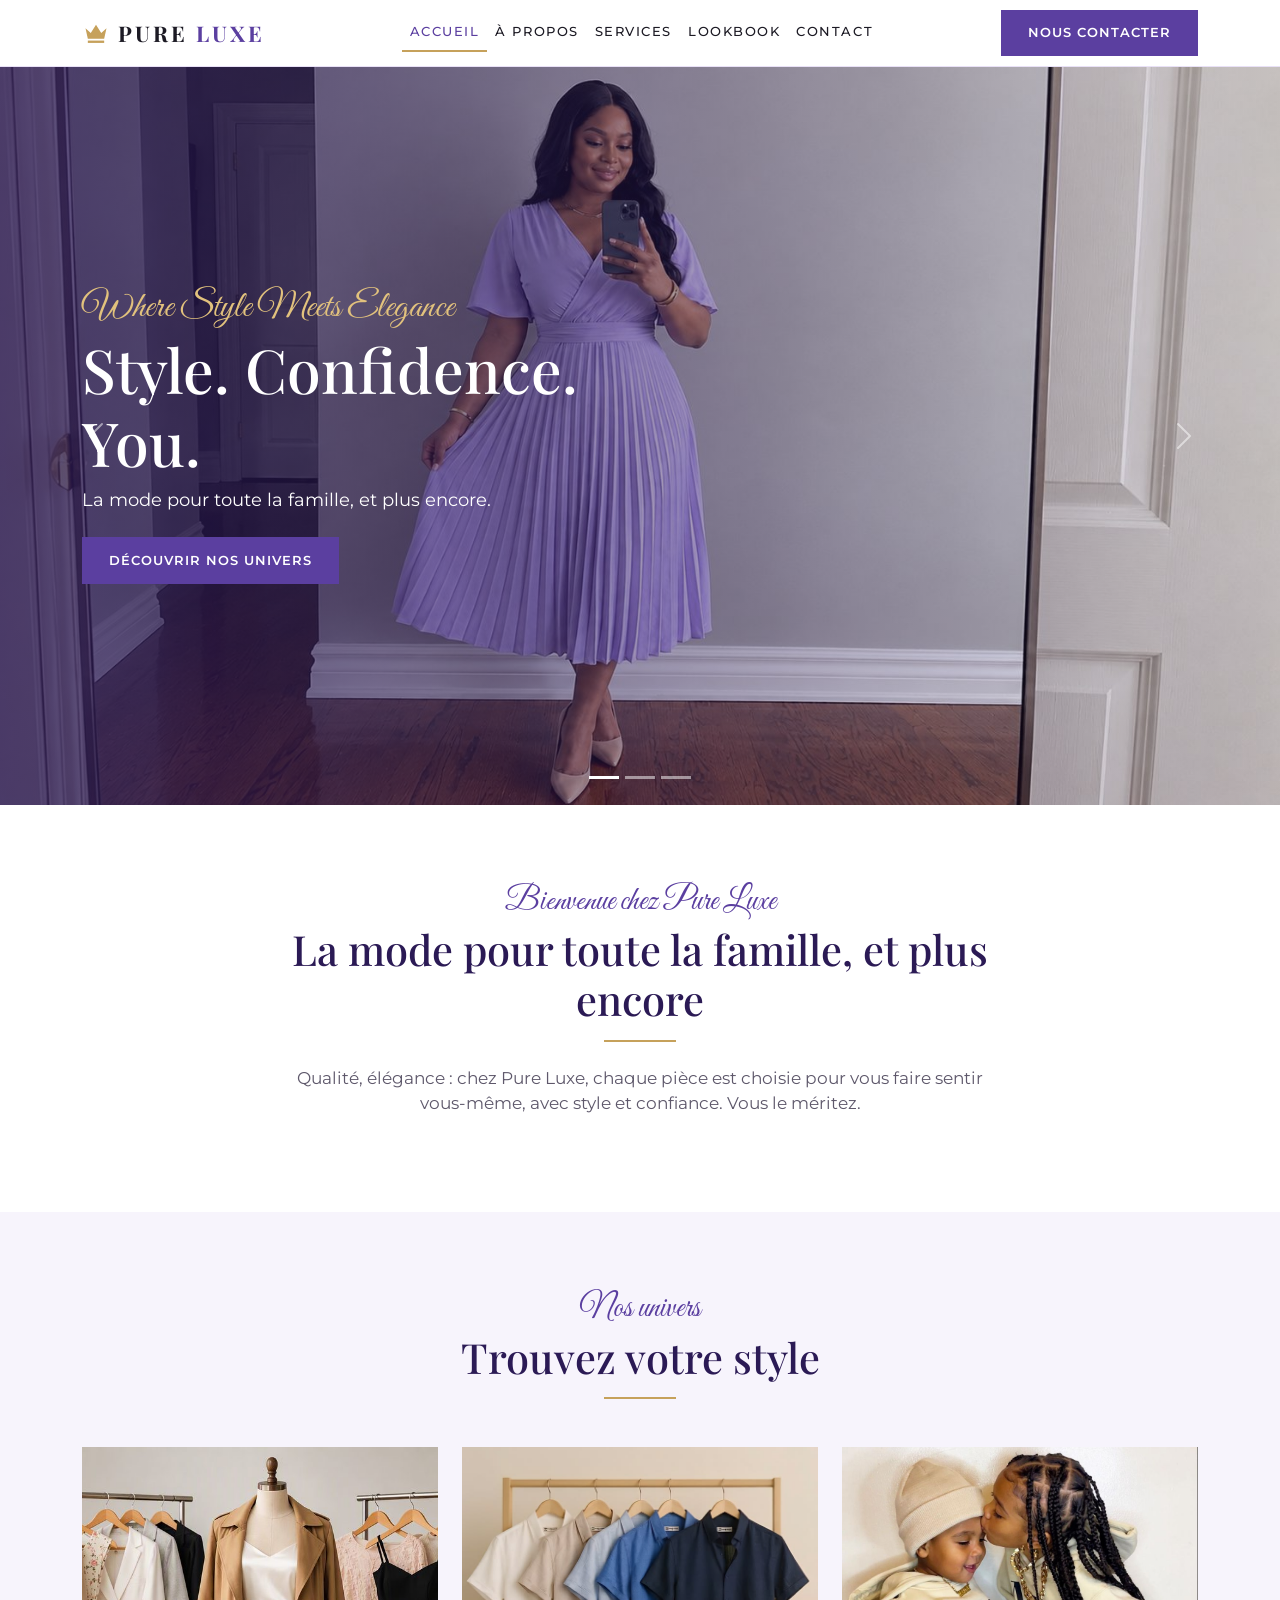
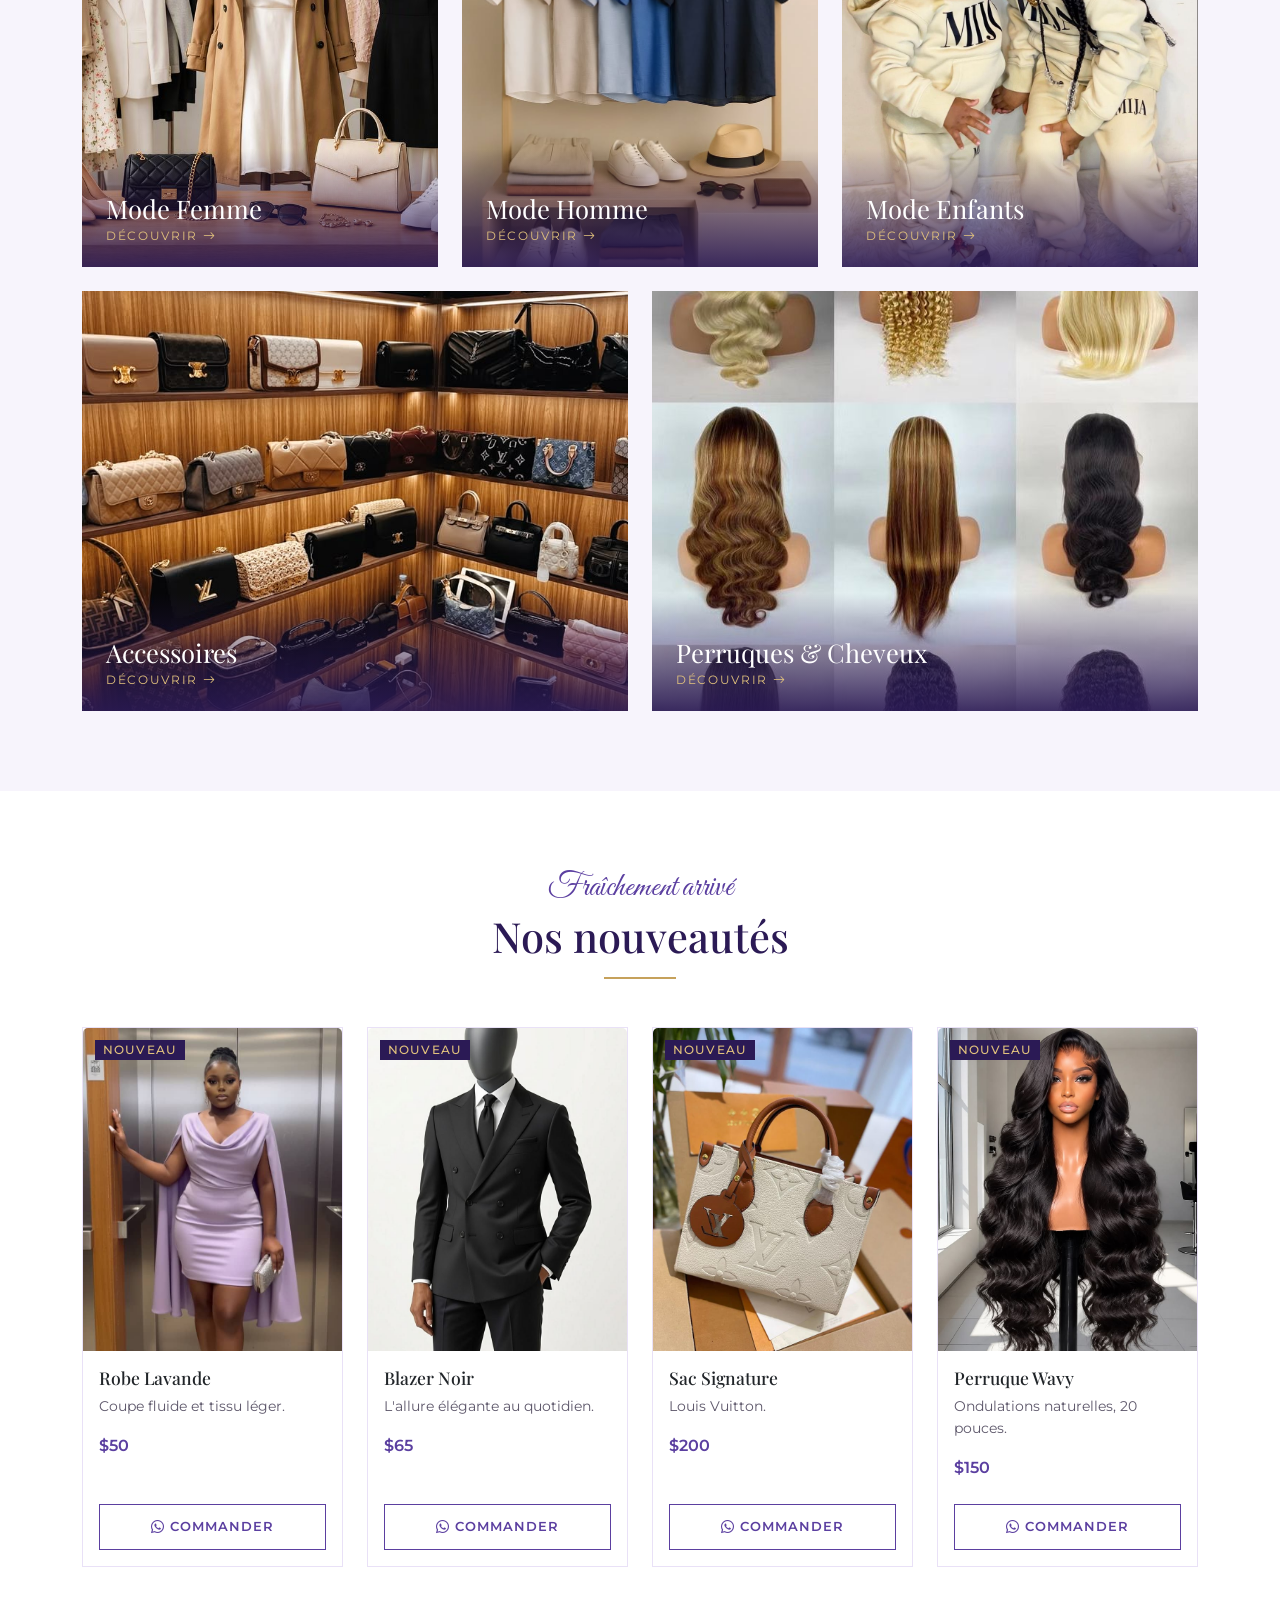
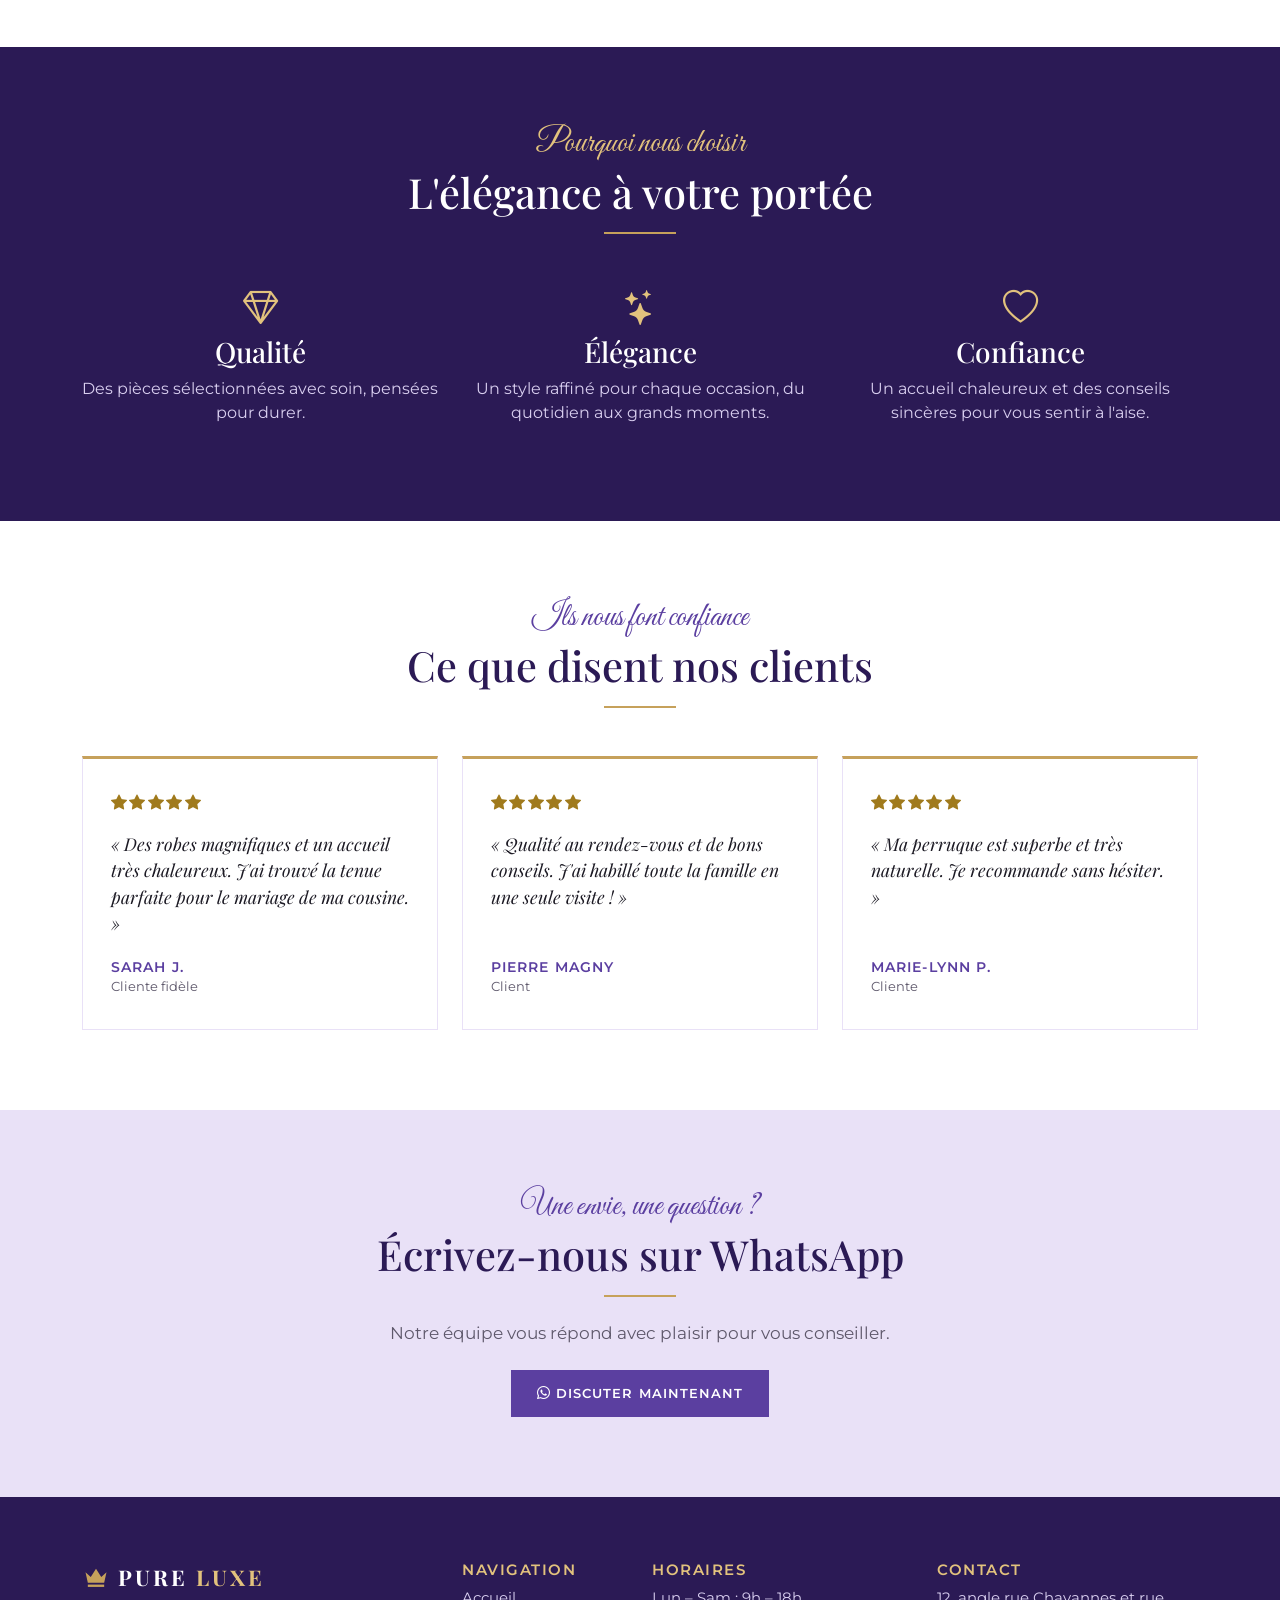
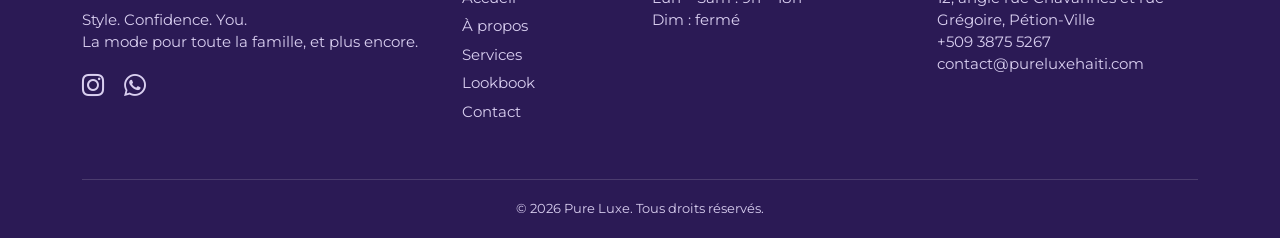
<file: index.html>
<!DOCTYPE html>
<html lang="fr">
<head>
  <meta charset="UTF-8">
  <meta name="viewport" content="width=device-width, initial-scale=1.0">
  <title>Pure Luxe — Mode, accessoires et perruques</title>
  <meta name="description" content="Pure Luxe : mode pour toute la famille, accessoires, perruques et cheveux. Style. Confidence. You.">

  <link rel="preconnect" href="https://fonts.googleapis.com">
  <link rel="preconnect" href="https://fonts.gstatic.com" crossorigin>
  <link href="https://fonts.googleapis.com/css2?family=Great+Vibes&family=Montserrat:wght@400;500;600&family=Playfair+Display:wght@500;600;700&display=swap" rel="stylesheet">

  <link href="https://cdn.jsdelivr.net/npm/bootstrap@5.3.0/dist/css/bootstrap.min.css" rel="stylesheet">
  <link href="https://cdn.jsdelivr.net/npm/bootstrap-icons@1.11.3/font/bootstrap-icons.css" rel="stylesheet">
  <link href="css/style.css" rel="stylesheet">
</head>
<body>

  <!-- ===== EN-TÊTE ===== -->
  <header>
    <nav class="navbar navbar-expand-lg navbar-luxe sticky-top" aria-label="Navigation principale">
      <div class="container">
        <a class="navbar-brand brand" href="index.html">
          <svg class="brand-crown" viewBox="0 0 24 24" aria-hidden="true"><path d="M3 8l4.5 4L12 5l4.5 7L21 8l-2 9H5z"/><rect x="5" y="18.5" width="14" height="2"/></svg>
          <span class="brand-text">PURE <span>LUXE</span></span>
        </a>

        <button class="navbar-toggler" type="button" data-bs-toggle="collapse" data-bs-target="#menuPrincipal" aria-controls="menuPrincipal" aria-expanded="false" aria-label="Ouvrir le menu">
          <span class="navbar-toggler-icon"></span>
        </button>

        <div class="collapse navbar-collapse" id="menuPrincipal">
          <ul class="navbar-nav mx-auto">
            <li class="nav-item"><a class="nav-link active" href="index.html" aria-current="page">Accueil</a></li>
            <li class="nav-item"><a class="nav-link" href="a-propos.html">À propos</a></li>
            <li class="nav-item"><a class="nav-link" href="services.html">Services</a></li>
            <li class="nav-item"><a class="nav-link" href="lookbook.html">Lookbook</a></li>
            <li class="nav-item"><a class="nav-link" href="contact.html">Contact</a></li>
          </ul>
          <a href="contact.html" class="btn btn-luxe">Nous contacter</a>
        </div>
      </div>
    </nav>
  </header>

  <main>

    <!-- ===== CARROUSEL PRINCIPAL ===== -->
    <div id="heroCarousel" class="carousel slide carousel-fade" data-bs-ride="carousel">
      <div class="carousel-indicators">
        <button type="button" data-bs-target="#heroCarousel" data-bs-slide-to="0" class="active" aria-current="true" aria-label="Diapositive 1"></button>
        <button type="button" data-bs-target="#heroCarousel" data-bs-slide-to="1" aria-label="Diapositive 2"></button>
        <button type="button" data-bs-target="#heroCarousel" data-bs-slide-to="2" aria-label="Diapositive 3"></button>
      </div>

      <div class="carousel-inner">
        <div class="carousel-item active">
          <img src="images/accueil/hero-01.jpg" class="d-block w-100 hero-img" alt="Femme élégante vêtue d'une tenue lavande">
          <div class="hero-caption">
            <div class="container">
              <div class="hero-text">
                <p class="script-accent">Where Style Meets Elegance</p>
                <h1>Style. Confidence. You.</h1>
                <p>La mode pour toute la famille, et plus encore.</p>
                <a href="services.html" class="btn btn-luxe">Découvrir nos univers</a>
              </div>
            </div>
          </div>
        </div>

        <div class="carousel-item">
          <img src="images/accueil/hero-02.jpg" class="d-block w-100 hero-img" alt="Famille en tenues assorties dans des tons violets">
          <div class="hero-caption">
            <div class="container">
              <div class="hero-text">
                <p class="script-accent">Pour toute la famille</p>
                <h2>Femme, homme et enfants</h2>
                <p>Des pièces élégantes pour chaque membre de la famille.</p>
                <a href="services.html" class="btn btn-luxe">Voir nos collections</a>
              </div>
            </div>
          </div>
        </div>

        <div class="carousel-item">
          <img src="images/accueil/hero-03.jpg" class="d-block w-100 hero-img" alt="Perruque et accessoires de mode">
          <div class="hero-caption">
            <div class="container">
              <div class="hero-text">
                <p class="script-accent">Le détail qui change tout</p>
                <h2>Perruques, cheveux et accessoires</h2>
                <p>Complétez votre look avec une touche de confiance.</p>
                <a href="contact.html" class="btn btn-luxe">Nous écrire</a>
              </div>
            </div>
          </div>
        </div>
      </div>

      <button class="carousel-control-prev" type="button" data-bs-target="#heroCarousel" data-bs-slide="prev">
        <span class="carousel-control-prev-icon" aria-hidden="true"></span>
        <span class="visually-hidden">Précédent</span>
      </button>
      <button class="carousel-control-next" type="button" data-bs-target="#heroCarousel" data-bs-slide="next">
        <span class="carousel-control-next-icon" aria-hidden="true"></span>
        <span class="visually-hidden">Suivant</span>
      </button>
    </div>

    <!-- ===== PRÉSENTATION ===== -->
    <section class="section text-center">
      <div class="container narrow">
        <p class="script-accent">Bienvenue chez Pure Luxe</p>
        <h2 class="section-title">La mode pour toute la famille, et plus encore</h2>
        <div class="gold-rule" aria-hidden="true"></div>
        <p class="lead-muted">Qualité, élégance : chez Pure Luxe, chaque pièce est choisie pour vous faire sentir vous-même, avec style et confiance. Vous le méritez.</p>
      </div>
    </section>

    <!-- ===== NOS UNIVERS ===== -->
    <section class="section section-soft">
      <div class="container">
        <div class="text-center mb-5">
          <p class="script-accent">Nos univers</p>
          <h2 class="section-title">Trouvez votre style</h2>
          <div class="gold-rule" aria-hidden="true"></div>
        </div>

        <div class="row g-4">
          <div class="col-12 col-md-4">
            <a href="services.html#femme" class="category-tile">
              <img src="images/accueil/cat-femme.jpg" alt="Sélection de vêtements pour femme">
              <span class="category-label">
                <span class="category-name">Mode Femme</span>
                <span class="category-link">Découvrir <i class="bi bi-arrow-right" aria-hidden="true"></i></span>
              </span>
            </a>
          </div>
          <div class="col-12 col-md-4">
            <a href="services.html#homme" class="category-tile">
              <img src="images/accueil/cat-homme.jpg" alt="Sélection de vêtements pour homme">
              <span class="category-label">
                <span class="category-name">Mode Homme</span>
                <span class="category-link">Découvrir <i class="bi bi-arrow-right" aria-hidden="true"></i></span>
              </span>
            </a>
          </div>
          <div class="col-12 col-md-4">
            <a href="services.html#enfants" class="category-tile">
              <img src="images/accueil/cat-enfants.jpg" alt="Sélection de vêtements pour enfants">
              <span class="category-label">
                <span class="category-name">Mode Enfants</span>
                <span class="category-link">Découvrir <i class="bi bi-arrow-right" aria-hidden="true"></i></span>
              </span>
            </a>
          </div>
          <div class="col-12 col-md-6">
            <a href="services.html#accessoires" class="category-tile">
              <img src="images/accueil/cat-accessoires.jpg" alt="Sacs et accessoires de mode">
              <span class="category-label">
                <span class="category-name">Accessoires</span>
                <span class="category-link">Découvrir <i class="bi bi-arrow-right" aria-hidden="true"></i></span>
              </span>
            </a>
          </div>
          <div class="col-12 col-md-6">
            <a href="services.html#perruques" class="category-tile">
              <img src="images/accueil/cat-perruques.jpg" alt="Perruques et cheveux">
              <span class="category-label">
                <span class="category-name">Perruques &amp; Cheveux</span>
                <span class="category-link">Découvrir <i class="bi bi-arrow-right" aria-hidden="true"></i></span>
              </span>
            </a>
          </div>
        </div>
      </div>
    </section>

    <!-- ===== NOUVEAUTÉS ===== -->
    <section class="section">
      <div class="container">
        <div class="text-center mb-5">
          <p class="script-accent">Fraîchement arrivé</p>
          <h2 class="section-title">Nos nouveautés</h2>
          <div class="gold-rule" aria-hidden="true"></div>
        </div>

        <div class="row g-4">
          <div class="col-6 col-lg-3">
            <article class="card product-card h-100">
              <div class="product-media">
                <span class="badge badge-luxe">Nouveau</span>
                <img src="images/accueil/new-01.jpg" class="card-img-top" alt="Robe lavande à volants">
              </div>
              <div class="card-body">
                <h3 class="card-title">Robe Lavande</h3>
                <p class="card-text">Coupe fluide et tissu léger.</p>
                <p class="price">$50</p>
              </div>
              <div class="card-footer bg-transparent border-0 pb-3">
                <a href="https://wa.me/50938755267" class="btn btn-outline-luxe w-100" target="_blank" rel="noopener"><i class="bi bi-whatsapp" aria-hidden="true"></i> Commander</a>
              </div>
            </article>
          </div>
          <div class="col-6 col-lg-3">
            <article class="card product-card h-100">
              <div class="product-media">
                <span class="badge badge-luxe">Nouveau</span>
                <img src="images/accueil/new-02.jpg" class="card-img-top" alt="Blazer noir pour homme">
              </div>
              <div class="card-body">
                <h3 class="card-title">Blazer Noir</h3>
                <p class="card-text">L'allure élégante au quotidien.</p>
                <p class="price">$65</p>
              </div>
              <div class="card-footer bg-transparent border-0 pb-3">
                <a href="https://wa.me/50938755267" class="btn btn-outline-luxe w-100" target="_blank" rel="noopener"><i class="bi bi-whatsapp" aria-hidden="true"></i> Commander</a>
              </div>
            </article>
          </div>
          <div class="col-6 col-lg-3">
            <article class="card product-card h-100">
              <div class="product-media">
                <span class="badge badge-luxe">Nouveau</span>
                <img src="images/accueil/new-03.jpg" class="card-img-top" alt="Sac à main violet">
              </div>
              <div class="card-body">
                <h3 class="card-title">Sac Signature</h3>
                <p class="card-text">Louis Vuitton.</p>
                <p class="price">$200</p>
              </div>
              <div class="card-footer bg-transparent border-0 pb-3">
                <a href="https://wa.me/50938755267" class="btn btn-outline-luxe w-100" target="_blank" rel="noopener"><i class="bi bi-whatsapp" aria-hidden="true"></i> Commander</a>
              </div>
            </article>
          </div>
          <div class="col-6 col-lg-3">
            <article class="card product-card h-100">
              <div class="product-media">
                <span class="badge badge-luxe">Nouveau</span>
                <img src="images/accueil/new-04.jpg" class="card-img-top" alt="Perruque ondulée">
              </div>
              <div class="card-body">
                <h3 class="card-title">Perruque Wavy</h3>
                <p class="card-text">Ondulations naturelles, 20 pouces.</p>
                <p class="price">$150</p>
              </div>
              <div class="card-footer bg-transparent border-0 pb-3">
                <a href="https://wa.me/50938755267" class="btn btn-outline-luxe w-100" target="_blank" rel="noopener"><i class="bi bi-whatsapp" aria-hidden="true"></i> Commander</a>
              </div>
            </article>
          </div>
        </div>
      </div>
    </section>

    <!-- ===== POURQUOI PURE LUXE ===== -->
    <section class="section section-plum text-center">
      <div class="container">
        <p class="script-accent text-gold">Pourquoi nous choisir</p>
        <h2 class="section-title">L'élégance à votre portée</h2>
        <div class="gold-rule" aria-hidden="true"></div>

        <div class="row g-4 mt-3">
          <div class="col-md-4">
            <i class="bi bi-gem why-icon" aria-hidden="true"></i>
            <h3>Qualité</h3>
            <p>Des pièces sélectionnées avec soin, pensées pour durer.</p>
          </div>
          <div class="col-md-4">
            <i class="bi bi-stars why-icon" aria-hidden="true"></i>
            <h3>Élégance</h3>
            <p>Un style raffiné pour chaque occasion, du quotidien aux grands moments.</p>
          </div>
          <div class="col-md-4">
            <i class="bi bi-heart why-icon" aria-hidden="true"></i>
            <h3>Confiance</h3>
            <p>Un accueil chaleureux et des conseils sincères pour vous sentir à l'aise.</p>
          </div>
        </div>
      </div>
    </section>

    <!-- ===== AVIS CLIENTS ===== -->
    <section class="section text-center">
      <div class="container">
        <p class="script-accent">Ils nous font confiance</p>
        <h2 class="section-title">Ce que disent nos clients</h2>
        <div class="gold-rule" aria-hidden="true"></div>

        <div class="row g-4 mt-3 text-start">
          <div class="col-md-4">
            <figure class="review-card">
              <div class="review-stars" role="img" aria-label="Note : 5 sur 5">
                <i class="bi bi-star-fill" aria-hidden="true"></i><i class="bi bi-star-fill" aria-hidden="true"></i><i class="bi bi-star-fill" aria-hidden="true"></i><i class="bi bi-star-fill" aria-hidden="true"></i><i class="bi bi-star-fill" aria-hidden="true"></i>
              </div>
              <blockquote>
                <p>« Des robes magnifiques et un accueil très chaleureux. J'ai trouvé la tenue parfaite pour le mariage de ma cousine. »</p>
              </blockquote>
              <figcaption>Sarah J.<span>Cliente fidèle</span></figcaption>
            </figure>
          </div>
          <div class="col-md-4">
            <figure class="review-card">
              <div class="review-stars" role="img" aria-label="Note : 5 sur 5">
                <i class="bi bi-star-fill" aria-hidden="true"></i><i class="bi bi-star-fill" aria-hidden="true"></i><i class="bi bi-star-fill" aria-hidden="true"></i><i class="bi bi-star-fill" aria-hidden="true"></i><i class="bi bi-star-fill" aria-hidden="true"></i>
              </div>
              <blockquote>
                <p>« Qualité au rendez-vous et de bons conseils. J'ai habillé toute la famille en une seule visite ! »</p>
              </blockquote>
              <figcaption>Pierre Magny<span>Client</span></figcaption>
            </figure>
          </div>
          <div class="col-md-4">
            <figure class="review-card">
              <div class="review-stars" role="img" aria-label="Note : 5 sur 5">
                <i class="bi bi-star-fill" aria-hidden="true"></i><i class="bi bi-star-fill" aria-hidden="true"></i><i class="bi bi-star-fill" aria-hidden="true"></i><i class="bi bi-star-fill" aria-hidden="true"></i><i class="bi bi-star-fill" aria-hidden="true"></i>
              </div>
              <blockquote>
                <p>« Ma perruque est superbe et très naturelle. Je recommande sans hésiter. »</p>
              </blockquote>
              <figcaption>Marie-Lynn P.<span>Cliente</span></figcaption>
            </figure>
          </div>
        </div>
      </div>
    </section>

    <!-- ===== BANDEAU D'APPEL ===== -->
    <section class="section cta text-center">
      <div class="container narrow">
        <p class="script-accent">Une envie, une question ?</p>
        <h2 class="section-title">Écrivez-nous sur WhatsApp</h2>
        <div class="gold-rule" aria-hidden="true"></div>
        <p class="lead-muted mb-4">Notre équipe vous répond avec plaisir pour vous conseiller.</p>
        <a href="https://wa.me/50938755267" class="btn btn-luxe" target="_blank" rel="noopener"><i class="bi bi-whatsapp" aria-hidden="true"></i> Discuter maintenant</a>
      </div>
    </section>

  </main>

  <!-- ===== PIED DE PAGE ===== -->
  <footer class="site-footer">
    <div class="container">
      <div class="row g-4">
        <div class="col-lg-4 footer-brand">
          <a class="brand mb-3" href="index.html">
            <svg class="brand-crown" viewBox="0 0 24 24" aria-hidden="true"><path d="M3 8l4.5 4L12 5l4.5 7L21 8l-2 9H5z"/><rect x="5" y="18.5" width="14" height="2"/></svg>
            <span class="brand-text">PURE <span>LUXE</span></span>
          </a>
          <p>Style. Confidence. You.<br>La mode pour toute la famille, et plus encore.</p>
          <div class="footer-social">
            <a href="https://www.instagram.com/pureluxehaiti10/" target="_blank" rel="noopener" aria-label="Instagram"><i class="bi bi-instagram" aria-hidden="true"></i></a>
            <a href="https://wa.me/50938755267" target="_blank" rel="noopener" aria-label="WhatsApp"><i class="bi bi-whatsapp" aria-hidden="true"></i></a>
          </div>
        </div>

        <div class="col-6 col-lg-2">
          <h3>Navigation</h3>
          <ul class="list-unstyled">
            <li><a href="index.html">Accueil</a></li>
            <li><a href="a-propos.html">À propos</a></li>
            <li><a href="services.html">Services</a></li>
            <li><a href="lookbook.html">Lookbook</a></li>
            <li><a href="contact.html">Contact</a></li>
          </ul>
        </div>

        <div class="col-6 col-lg-3">
          <h3>Horaires</h3>
          <p>Lun – Sam : 9h – 18h<br>Dim : fermé</p>
        </div>

        <div class="col-lg-3">
          <h3>Contact</h3>
          <p>
            12, angle rue Chavannes et rue Grégoire, Pétion-Ville<br>
            <a href="tel:+50938755267">+509 3875 5267</a><br>
            <a href="mailto:contact@pureluxehaiti.com">contact@pureluxehaiti.com</a>
          </p>
        </div>
      </div>

      <div class="footer-bottom">
        <p class="mb-0">&copy; 2026 Pure Luxe. Tous droits réservés.</p>
      </div>
    </div>
  </footer>

  <script src="https://cdn.jsdelivr.net/npm/bootstrap@5.3.0/dist/js/bootstrap.bundle.min.js"></script>
</body>
</html>
</file>
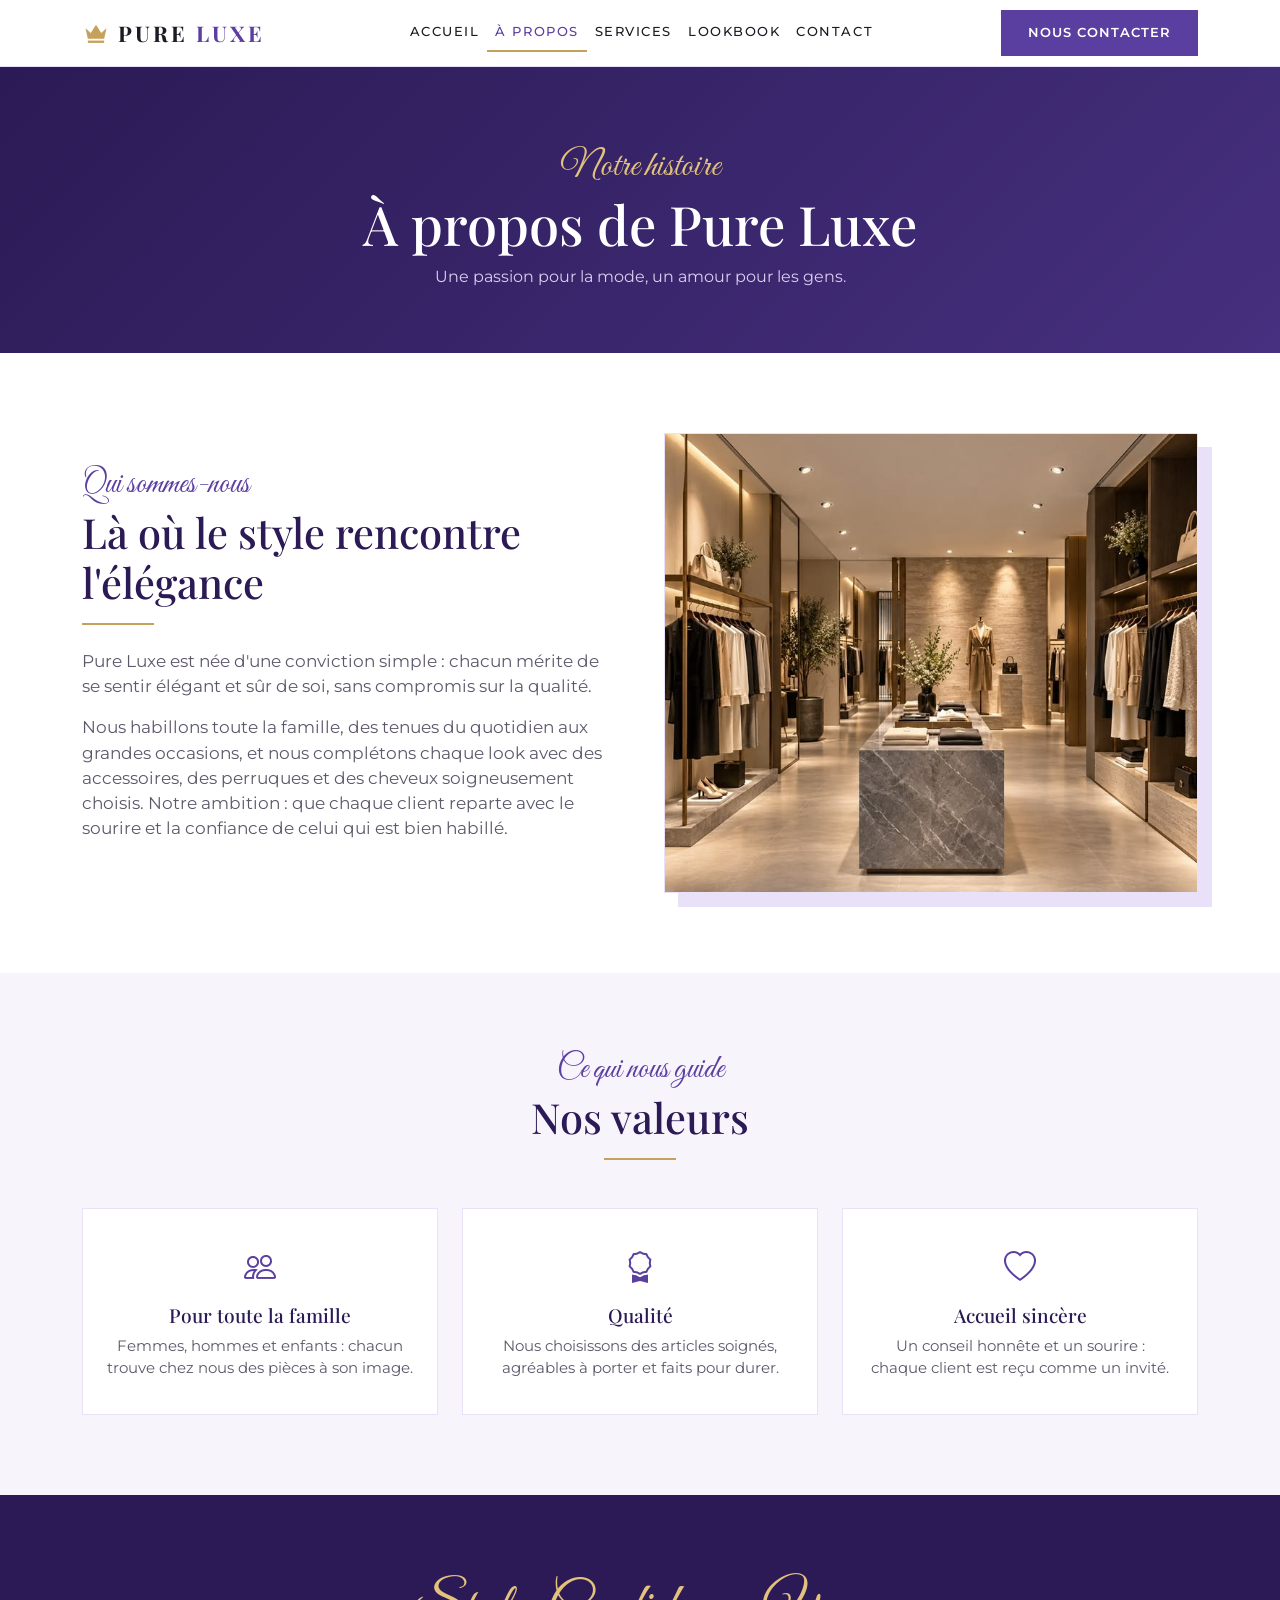
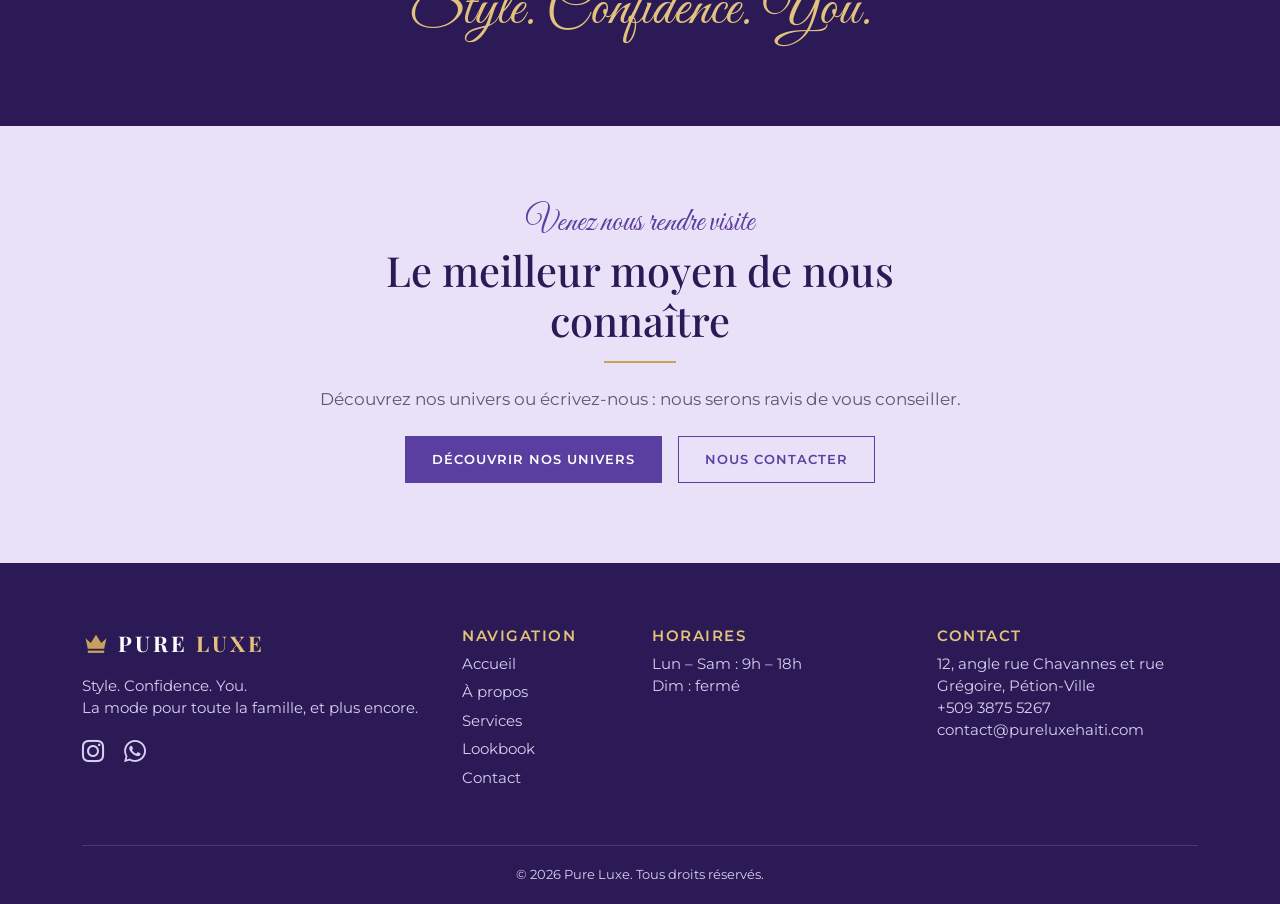
<file: a-propos.html>
<!DOCTYPE html>
<html lang="fr">
<head>
  <meta charset="UTF-8">
  <meta name="viewport" content="width=device-width, initial-scale=1.0">
  <title>À propos — Pure Luxe</title>
  <meta name="description" content="L'histoire, les valeurs et la vision de Pure Luxe, boutique de mode pour toute la famille.">

  <link rel="preconnect" href="https://fonts.googleapis.com">
  <link rel="preconnect" href="https://fonts.gstatic.com" crossorigin>
  <link href="https://fonts.googleapis.com/css2?family=Great+Vibes&family=Montserrat:wght@400;500;600&family=Playfair+Display:wght@500;600;700&display=swap" rel="stylesheet">

  <link href="https://cdn.jsdelivr.net/npm/bootstrap@5.3.0/dist/css/bootstrap.min.css" rel="stylesheet">
  <link href="https://cdn.jsdelivr.net/npm/bootstrap-icons@1.11.3/font/bootstrap-icons.css" rel="stylesheet">
  <link href="css/style.css" rel="stylesheet">
</head>
<body>

  <!-- ===== EN-TÊTE ===== -->
  <header>
    <nav class="navbar navbar-expand-lg navbar-luxe sticky-top" aria-label="Navigation principale">
      <div class="container">
        <a class="navbar-brand brand" href="index.html">
          <svg class="brand-crown" viewBox="0 0 24 24" aria-hidden="true"><path d="M3 8l4.5 4L12 5l4.5 7L21 8l-2 9H5z"/><rect x="5" y="18.5" width="14" height="2"/></svg>
          <span class="brand-text">PURE <span>LUXE</span></span>
        </a>

        <button class="navbar-toggler" type="button" data-bs-toggle="collapse" data-bs-target="#menuPrincipal" aria-controls="menuPrincipal" aria-expanded="false" aria-label="Ouvrir le menu">
          <span class="navbar-toggler-icon"></span>
        </button>

        <div class="collapse navbar-collapse" id="menuPrincipal">
          <ul class="navbar-nav mx-auto">
            <li class="nav-item"><a class="nav-link" href="index.html">Accueil</a></li>
            <li class="nav-item"><a class="nav-link active" href="a-propos.html" aria-current="page">À propos</a></li>
            <li class="nav-item"><a class="nav-link" href="services.html">Services</a></li>
            <li class="nav-item"><a class="nav-link" href="lookbook.html">Lookbook</a></li>
            <li class="nav-item"><a class="nav-link" href="contact.html">Contact</a></li>
          </ul>
          <a href="contact.html" class="btn btn-luxe">Nous contacter</a>
        </div>
      </div>
    </nav>
  </header>

  <main>

    <!-- ===== BANNIÈRE DE PAGE ===== -->
    <section class="page-hero">
      <div class="container">
        <p class="script-accent">Notre histoire</p>
        <h1>À propos de Pure Luxe</h1>
        <p>Une passion pour la mode, un amour pour les gens.</p>
      </div>
    </section>

    <!-- ===== HISTOIRE ===== -->
    <section class="section">
      <div class="container">
        <div class="row align-items-center g-5">
          <div class="col-lg-6">
            <p class="script-accent">Qui sommes-nous</p>
            <h2 class="section-title">Là où le style rencontre l'élégance</h2>
            <div class="gold-rule gold-rule-left" aria-hidden="true"></div>
            <p class="lead-muted">Pure Luxe est née d'une conviction simple : chacun mérite de se sentir élégant et sûr de soi, sans compromis sur la qualité.</p>
            <p class="lead-muted">Nous habillons toute la famille, des tenues du quotidien aux grandes occasions, et nous complétons chaque look avec des accessoires, des perruques et des cheveux soigneusement choisis. Notre ambition : que chaque client reparte avec le sourire et la confiance de celui qui est bien habillé.</p>
          </div>
          <div class="col-lg-6">
            <img src="images/a-propos/boutique.jpg" class="story-img" alt="Intérieur de la boutique Pure Luxe">
          </div>
        </div>
      </div>
    </section>

    <!-- ===== VALEURS ===== -->
    <section class="section section-soft">
      <div class="container">
        <div class="text-center mb-5">
          <p class="script-accent">Ce qui nous guide</p>
          <h2 class="section-title">Nos valeurs</h2>
          <div class="gold-rule" aria-hidden="true"></div>
        </div>

        <div class="row g-4">
          <div class="col-md-4">
            <div class="value-card">
              <i class="bi bi-people" aria-hidden="true"></i>
              <h3>Pour toute la famille</h3>
              <p>Femmes, hommes et enfants : chacun trouve chez nous des pièces à son image.</p>
            </div>
          </div>
          <div class="col-md-4">
            <div class="value-card">
              <i class="bi bi-award" aria-hidden="true"></i>
              <h3>Qualité</h3>
              <p>Nous choisissons des articles soignés, agréables à porter et faits pour durer.</p>
            </div>
          </div>
          <div class="col-md-4">
            <div class="value-card">
              <i class="bi bi-heart" aria-hidden="true"></i>
              <h3>Accueil sincère</h3>
              <p>Un conseil honnête et un sourire : chaque client est reçu comme un invité.</p>
            </div>
          </div>
        </div>
      </div>
    </section>

    <!-- ===== DEVISE ===== -->
    <div class="quote-band">
      <div class="container">
        <p>Style. Confidence. You.</p>
      </div>
    </div>

    <!-- ===== APPEL À L'ACTION ===== -->
    <section class="section cta text-center">
      <div class="container narrow">
        <p class="script-accent">Venez nous rendre visite</p>
        <h2 class="section-title">Le meilleur moyen de nous connaître</h2>
        <div class="gold-rule" aria-hidden="true"></div>
        <p class="lead-muted mb-4">Découvrez nos univers ou écrivez-nous : nous serons ravis de vous conseiller.</p>
        <div class="d-flex flex-wrap justify-content-center gap-3">
          <a href="services.html" class="btn btn-luxe">Découvrir nos univers</a>
          <a href="contact.html" class="btn btn-outline-luxe">Nous contacter</a>
        </div>
      </div>
    </section>

  </main>

  <!-- ===== PIED DE PAGE ===== -->
  <footer class="site-footer">
    <div class="container">
      <div class="row g-4">
        <div class="col-lg-4 footer-brand">
          <a class="brand mb-3" href="index.html">
            <svg class="brand-crown" viewBox="0 0 24 24" aria-hidden="true"><path d="M3 8l4.5 4L12 5l4.5 7L21 8l-2 9H5z"/><rect x="5" y="18.5" width="14" height="2"/></svg>
            <span class="brand-text">PURE <span>LUXE</span></span>
          </a>
          <p>Style. Confidence. You.<br>La mode pour toute la famille, et plus encore.</p>
          <div class="footer-social">
            <a href="https://www.instagram.com/pureluxehaiti10/" target="_blank" rel="noopener" aria-label="Instagram"><i class="bi bi-instagram" aria-hidden="true"></i></a>
            <a href="https://wa.me/50938755267" target="_blank" rel="noopener" aria-label="WhatsApp"><i class="bi bi-whatsapp" aria-hidden="true"></i></a>
          </div>
        </div>

        <div class="col-6 col-lg-2">
          <h3>Navigation</h3>
          <ul class="list-unstyled">
            <li><a href="index.html">Accueil</a></li>
            <li><a href="a-propos.html">À propos</a></li>
            <li><a href="services.html">Services</a></li>
            <li><a href="lookbook.html">Lookbook</a></li>
            <li><a href="contact.html">Contact</a></li>
          </ul>
        </div>

        <div class="col-6 col-lg-3">
          <h3>Horaires</h3>
          <p>Lun – Sam : 9h – 18h<br>Dim : fermé</p>
        </div>

        <div class="col-lg-3">
          <h3>Contact</h3>
          <p>
            12, angle rue Chavannes et rue Grégoire, Pétion-Ville<br>
            <a href="tel:+50938755267">+509 3875 5267</a><br>
            <a href="mailto:contact@pureluxehaiti.com">contact@pureluxehaiti.com</a>
          </p>
        </div>
      </div>

      <div class="footer-bottom">
        <p class="mb-0">&copy; 2026 Pure Luxe. Tous droits réservés.</p>
      </div>
    </div>
  </footer>

  <script src="https://cdn.jsdelivr.net/npm/bootstrap@5.3.0/dist/js/bootstrap.bundle.min.js"></script>
</body>
</html>
</file>
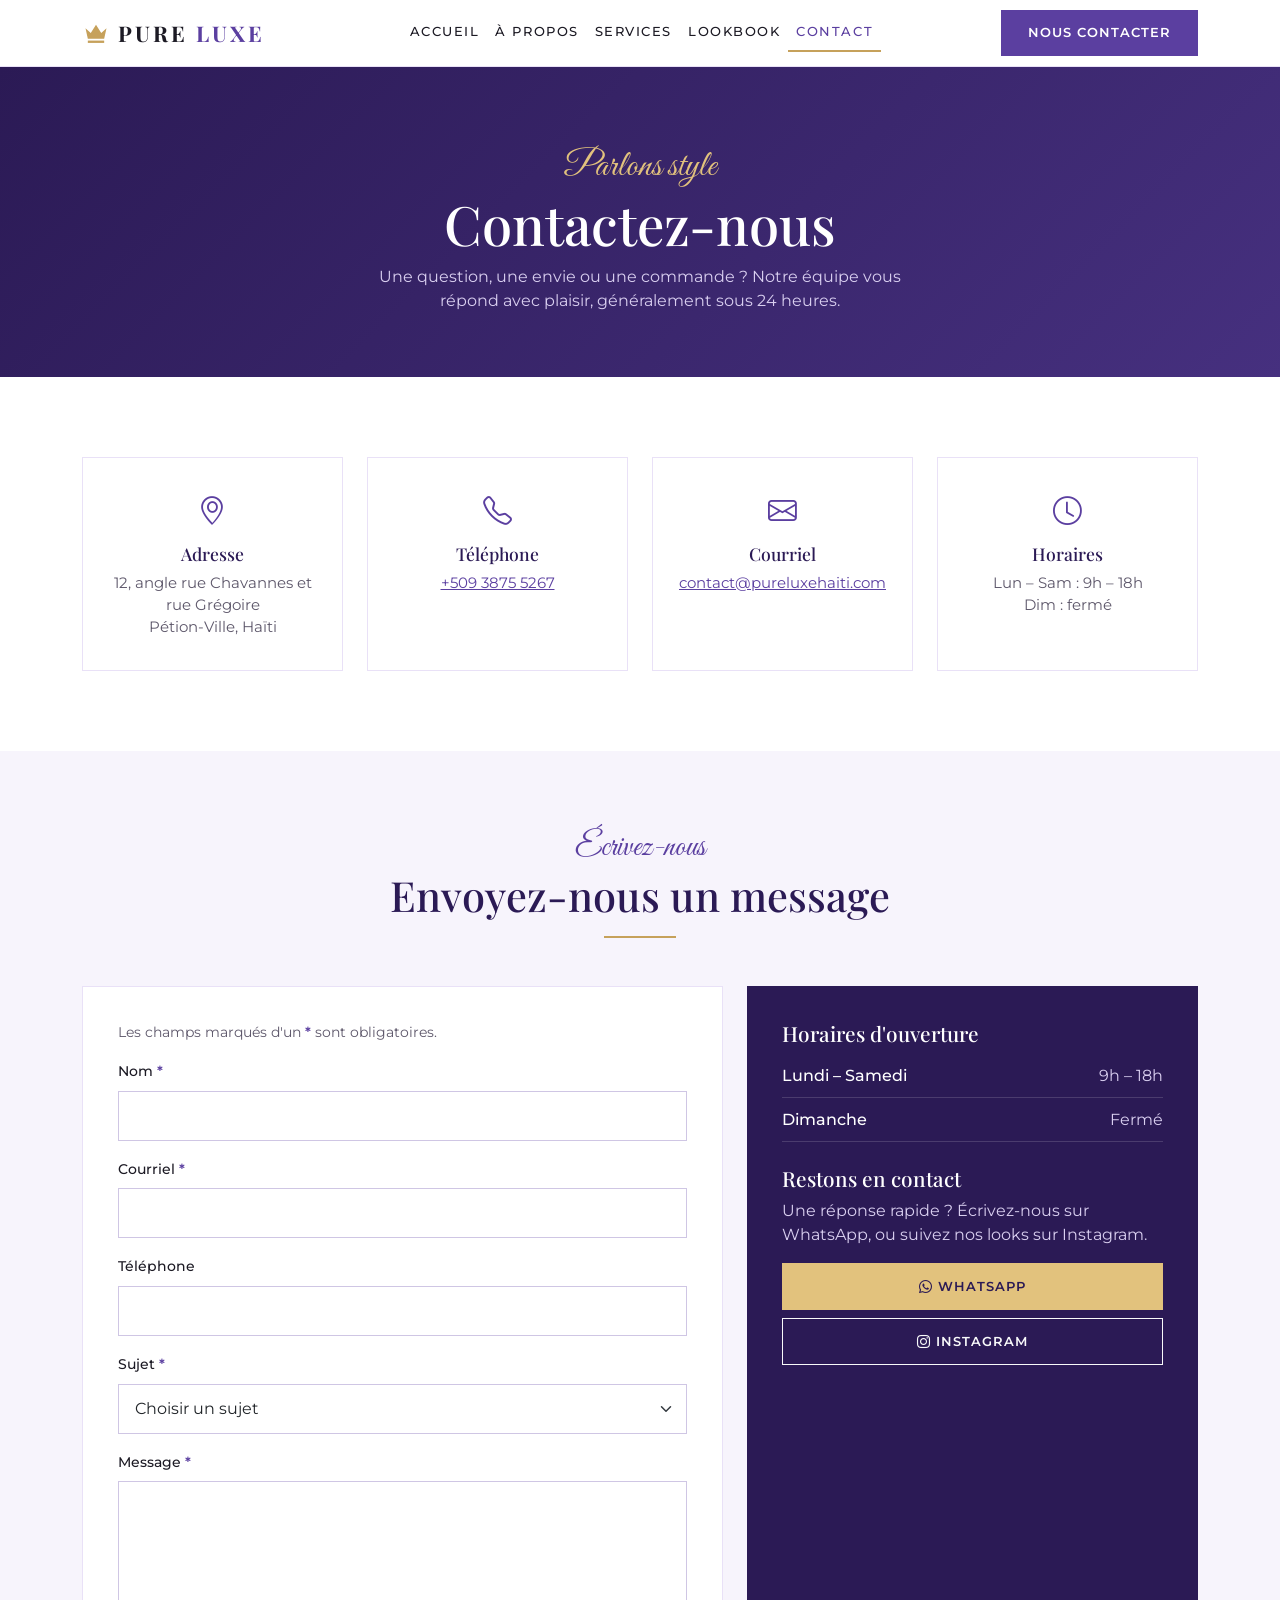
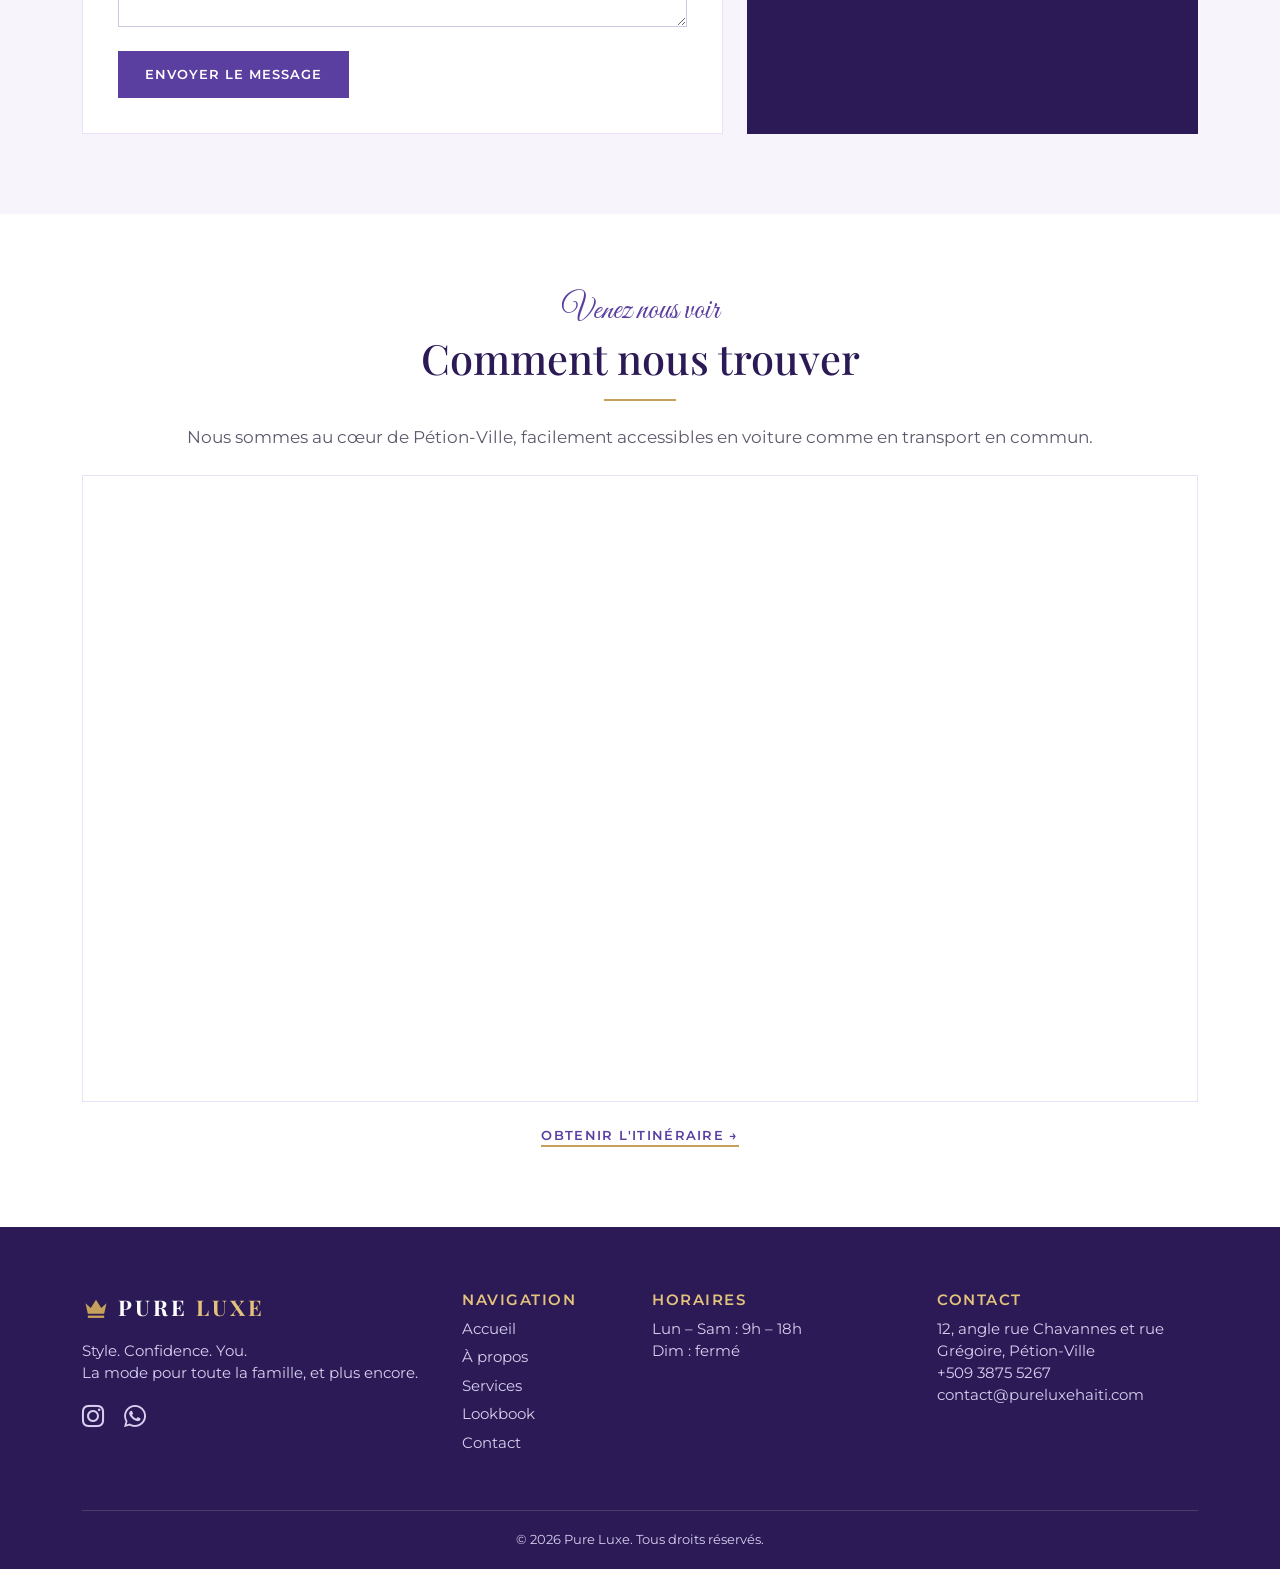
<file: contact.html>
<!DOCTYPE html>
<html lang="fr">
<head>
  <meta charset="UTF-8">
  <meta name="viewport" content="width=device-width, initial-scale=1.0">
  <title>Contact — Pure Luxe</title>
  <meta name="description" content="Adresse, horaires, téléphone et formulaire de contact de Pure Luxe, boutique de mode à Pétion-Ville.">

  <link rel="preconnect" href="https://fonts.googleapis.com">
  <link rel="preconnect" href="https://fonts.gstatic.com" crossorigin>
  <link href="https://fonts.googleapis.com/css2?family=Great+Vibes&family=Montserrat:wght@400;500;600&family=Playfair+Display:wght@500;600;700&display=swap" rel="stylesheet">

  <link href="https://cdn.jsdelivr.net/npm/bootstrap@5.3.0/dist/css/bootstrap.min.css" rel="stylesheet">
  <link href="https://cdn.jsdelivr.net/npm/bootstrap-icons@1.11.3/font/bootstrap-icons.css" rel="stylesheet">
  <link href="css/style.css" rel="stylesheet">
</head>
<body>

  <!-- ===== EN-TÊTE ===== -->
  <header>
    <nav class="navbar navbar-expand-lg navbar-luxe sticky-top" aria-label="Navigation principale">
      <div class="container">
        <a class="navbar-brand brand" href="index.html">
          <svg class="brand-crown" viewBox="0 0 24 24" aria-hidden="true"><path d="M3 8l4.5 4L12 5l4.5 7L21 8l-2 9H5z"/><rect x="5" y="18.5" width="14" height="2"/></svg>
          <span class="brand-text">PURE <span>LUXE</span></span>
        </a>

        <button class="navbar-toggler" type="button" data-bs-toggle="collapse" data-bs-target="#menuPrincipal" aria-controls="menuPrincipal" aria-expanded="false" aria-label="Ouvrir le menu">
          <span class="navbar-toggler-icon"></span>
        </button>

        <div class="collapse navbar-collapse" id="menuPrincipal">
          <ul class="navbar-nav mx-auto">
            <li class="nav-item"><a class="nav-link" href="index.html">Accueil</a></li>
            <li class="nav-item"><a class="nav-link" href="a-propos.html">À propos</a></li>
            <li class="nav-item"><a class="nav-link" href="services.html">Services</a></li>
            <li class="nav-item"><a class="nav-link" href="lookbook.html">Lookbook</a></li>
            <li class="nav-item"><a class="nav-link active" href="contact.html" aria-current="page">Contact</a></li>
          </ul>
          <a href="contact.html" class="btn btn-luxe">Nous contacter</a>
        </div>
      </div>
    </nav>
  </header>

  <main>

    <!-- ===== BANNIÈRE DE PAGE ===== -->
    <section class="page-hero">
      <div class="container">
        <p class="script-accent">Parlons style</p>
        <h1>Contactez-nous</h1>
        <p>Une question, une envie ou une commande ? Notre équipe vous répond avec plaisir, généralement sous 24 heures.</p>
      </div>
    </section>

    <!-- ===== COORDONNÉES ===== -->
    <section class="section">
      <div class="container">
        <div class="row g-4">
          <div class="col-6 col-lg-3">
            <div class="contact-card">
              <i class="bi bi-geo-alt" aria-hidden="true"></i>
              <h2>Adresse</h2>
              <p>12, angle rue Chavannes et rue Grégoire<br>Pétion-Ville, Haïti</p>
            </div>
          </div>
          <div class="col-6 col-lg-3">
            <div class="contact-card">
              <i class="bi bi-telephone" aria-hidden="true"></i>
              <h2>Téléphone</h2>
              <p><a href="tel:+50938755267">+509 3875 5267</a></p>
            </div>
          </div>
          <div class="col-6 col-lg-3">
            <div class="contact-card">
              <i class="bi bi-envelope" aria-hidden="true"></i>
              <h2>Courriel</h2>
              <p><a href="mailto:contact@pureluxehaiti.com">contact@pureluxehaiti.com</a></p>
            </div>
          </div>
          <div class="col-6 col-lg-3">
            <div class="contact-card">
              <i class="bi bi-clock" aria-hidden="true"></i>
              <h2>Horaires</h2>
              <p>Lun – Sam : 9h – 18h<br>Dim : fermé</p>
            </div>
          </div>
        </div>
      </div>
    </section>

    <!-- ===== FORMULAIRE ===== -->
    <section class="section section-soft">
      <div class="container">
        <div class="text-center mb-5">
          <p class="script-accent">Écrivez-nous</p>
          <h2 class="section-title">Envoyez-nous un message</h2>
          <div class="gold-rule" aria-hidden="true"></div>
        </div>

        <div class="row g-4">
          <div class="col-lg-7">
            <div class="form-panel">
              <form class="needs-validation" name="contact" method="POST" action="/merci.html" data-netlify="true" novalidate>
                <p class="form-note">Les champs marqués d'un <span class="req">*</span> sont obligatoires.</p>

                <div class="mb-3">
                  <label for="nom" class="form-label">Nom <span class="req">*</span></label>
                  <input type="text" class="form-control" id="nom" name="nom" minlength="2" maxlength="60" autocomplete="name" required>
                  <div class="invalid-feedback">Veuillez entrer votre nom (2 caractères minimum).</div>
                </div>

                <div class="mb-3">
                  <label for="courriel" class="form-label">Courriel <span class="req">*</span></label>
                  <input type="email" class="form-control" id="courriel" name="courriel" autocomplete="email" required>
                  <div class="invalid-feedback">Veuillez entrer une adresse de courriel valide.</div>
                </div>

                <div class="mb-3">
                  <label for="telephone" class="form-label">Téléphone</label>
                  <input type="tel" class="form-control" id="telephone" name="telephone" autocomplete="tel">
                </div>

                <div class="mb-3">
                  <label for="sujet" class="form-label">Sujet <span class="req">*</span></label>
                  <select class="form-select" id="sujet" name="sujet" required>
                    <option value="" selected disabled>Choisir un sujet</option>
                    <option value="question">Question générale</option>
                    <option value="disponibilite">Commande ou disponibilité</option>
                    <option value="evenement">Événement ou partenariat</option>
                    <option value="autre">Autre</option>
                  </select>
                  <div class="invalid-feedback">Veuillez choisir un sujet.</div>
                </div>

                <div class="mb-4">
                  <label for="message" class="form-label">Message <span class="req">*</span></label>
                  <textarea class="form-control" id="message" name="message" rows="5" minlength="10" maxlength="1000" required></textarea>
                  <div class="invalid-feedback">Votre message doit contenir au moins 10 caractères.</div>
                </div>

                <button type="submit" class="btn btn-luxe">Envoyer le message</button>
              </form>
            </div>
          </div>

          <div class="col-lg-5">
            <div class="side-panel">
              <h3>Horaires d'ouverture</h3>
              <dl class="hours-list">
                <div><dt>Lundi – Samedi</dt><dd>9h – 18h</dd></div>
                <div><dt>Dimanche</dt><dd>Fermé</dd></div>
              </dl>

              <h3 class="mt-4">Restons en contact</h3>
              <p>Une réponse rapide ? Écrivez-nous sur WhatsApp, ou suivez nos looks sur Instagram.</p>
              <div class="d-grid gap-2">
                <a href="https://wa.me/50938755267" class="btn btn-gold" target="_blank" rel="noopener"><i class="bi bi-whatsapp" aria-hidden="true"></i> WhatsApp</a>
                <a href="https://www.instagram.com/pureluxehaiti10/" class="btn btn-outline-light" target="_blank" rel="noopener"><i class="bi bi-instagram" aria-hidden="true"></i> Instagram</a>
              </div>
            </div>
          </div>
        </div>
      </div>
    </section>

    <!-- ===== PLAN D'ACCÈS ===== -->
    <section class="section">
      <div class="container text-center">
        <p class="script-accent">Venez nous voir</p>
        <h2 class="section-title">Comment nous trouver</h2>
        <div class="gold-rule" aria-hidden="true"></div>
        <p class="lead-muted mb-4">Nous sommes au cœur de Pétion-Ville, facilement accessibles en voiture comme en transport en commun.</p>

        <div class="map-embed">
          <iframe
            src="https://www.openstreetmap.org/export/embed.html?bbox=-72.2890%2C18.5095%2C-72.2830%2C18.5145&amp;layer=mapnik&amp;marker=18.512%2C-72.286"
            loading="lazy"
            title="Plan d'accès à Pure Luxe, Pétion-Ville">
          </iframe>
        </div>

        <a href="https://www.google.com/maps/dir/?api=1&amp;destination=18.512,-72.286" class="link-arrow" target="_blank" rel="noopener">Obtenir l'itinéraire →</a>
      </div>
    </section>

  </main>

  <!-- ===== PIED DE PAGE ===== -->
  <footer class="site-footer">
    <div class="container">
      <div class="row g-4">
        <div class="col-lg-4 footer-brand">
          <a class="brand mb-3" href="index.html">
            <svg class="brand-crown" viewBox="0 0 24 24" aria-hidden="true"><path d="M3 8l4.5 4L12 5l4.5 7L21 8l-2 9H5z"/><rect x="5" y="18.5" width="14" height="2"/></svg>
            <span class="brand-text">PURE <span>LUXE</span></span>
          </a>
          <p>Style. Confidence. You.<br>La mode pour toute la famille, et plus encore.</p>
          <div class="footer-social">
            <a href="https://www.instagram.com/pureluxehaiti10/" target="_blank" rel="noopener" aria-label="Instagram"><i class="bi bi-instagram" aria-hidden="true"></i></a>
            <a href="https://wa.me/50938755267" target="_blank" rel="noopener" aria-label="WhatsApp"><i class="bi bi-whatsapp" aria-hidden="true"></i></a>
          </div>
        </div>

        <div class="col-6 col-lg-2">
          <h3>Navigation</h3>
          <ul class="list-unstyled">
            <li><a href="index.html">Accueil</a></li>
            <li><a href="a-propos.html">À propos</a></li>
            <li><a href="services.html">Services</a></li>
            <li><a href="lookbook.html">Lookbook</a></li>
            <li><a href="contact.html">Contact</a></li>
          </ul>
        </div>

        <div class="col-6 col-lg-3">
          <h3>Horaires</h3>
          <p>Lun – Sam : 9h – 18h<br>Dim : fermé</p>
        </div>

        <div class="col-lg-3">
          <h3>Contact</h3>
          <p>
            12, angle rue Chavannes et rue Grégoire, Pétion-Ville<br>
            <a href="tel:+50938755267">+509 3875 5267</a><br>
            <a href="mailto:contact@pureluxehaiti.com">contact@pureluxehaiti.com</a>
          </p>
        </div>
      </div>

      <div class="footer-bottom">
        <p class="mb-0">&copy; 2026 Pure Luxe. Tous droits réservés.</p>
      </div>
    </div>
  </footer>

  <script src="https://cdn.jsdelivr.net/npm/bootstrap@5.3.0/dist/js/bootstrap.bundle.min.js"></script>
  <script src="js/validation.js"></script>
</body>
</html>
</file>
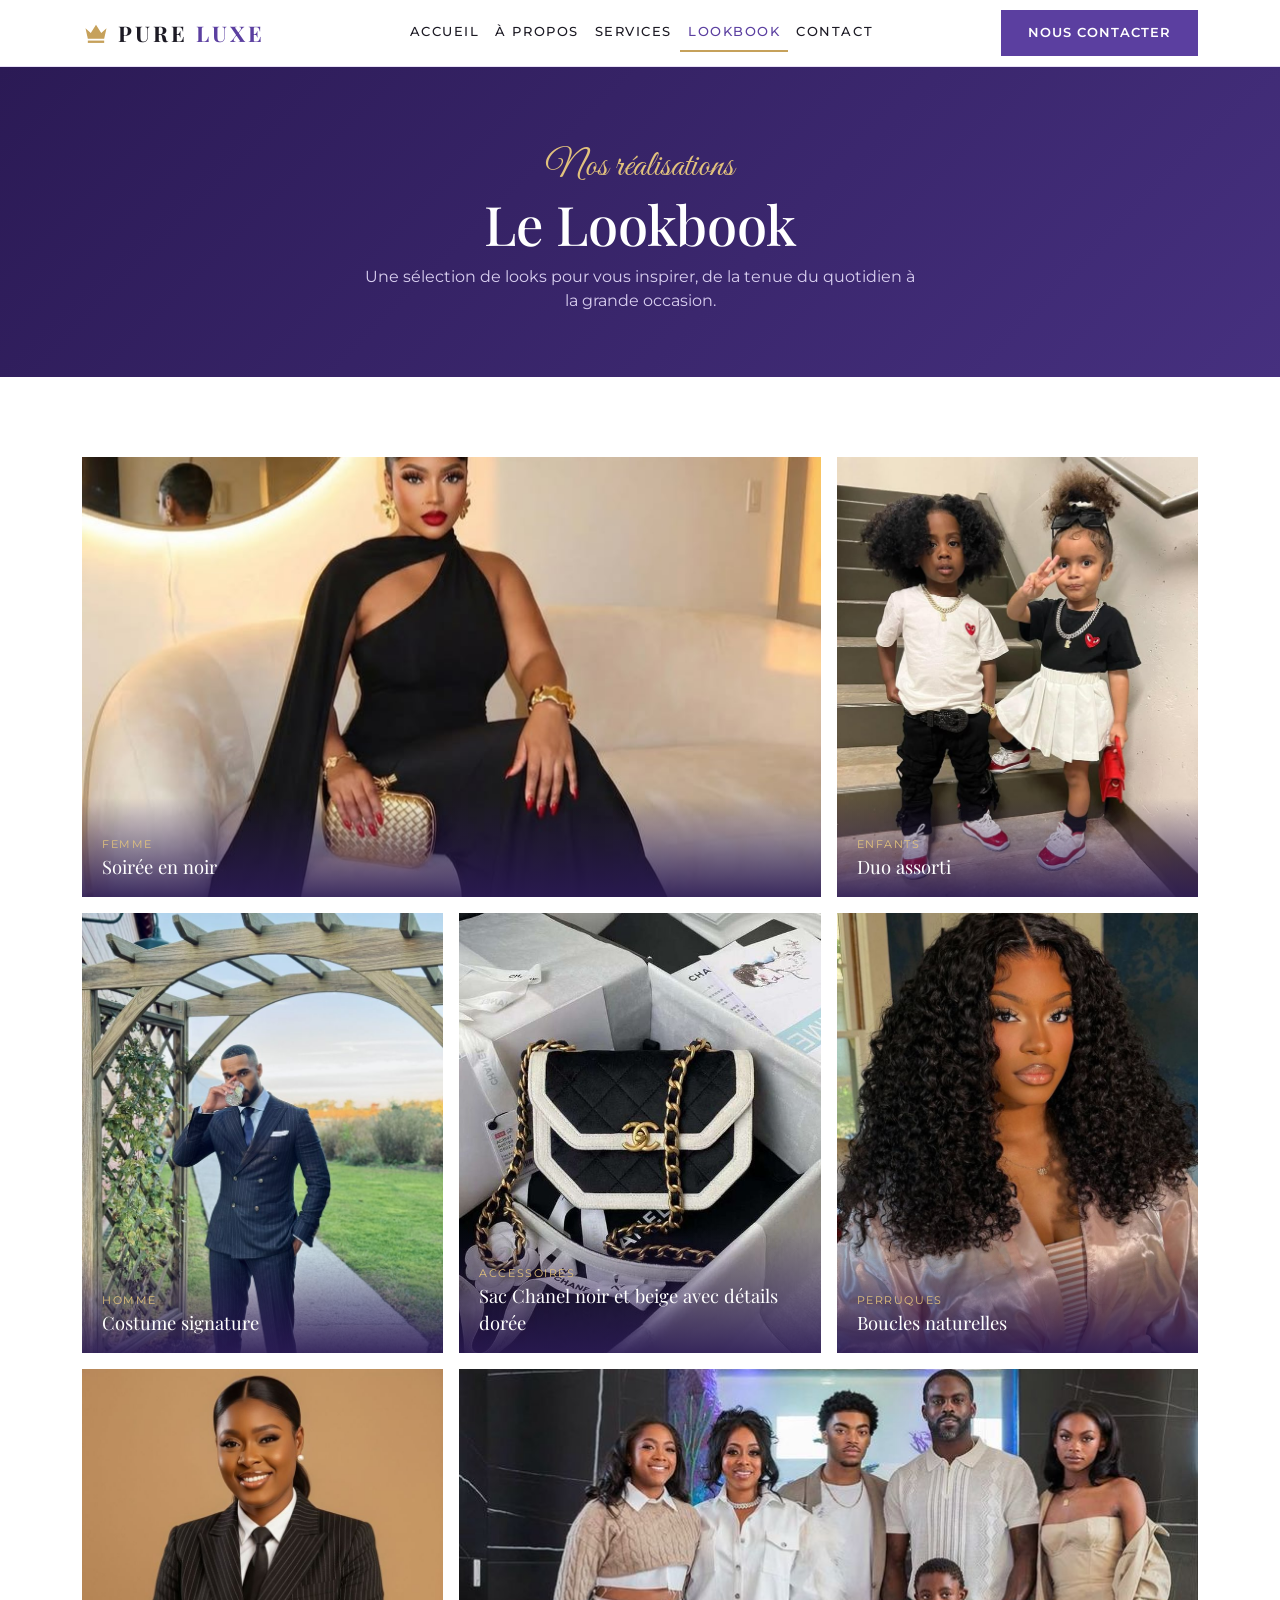
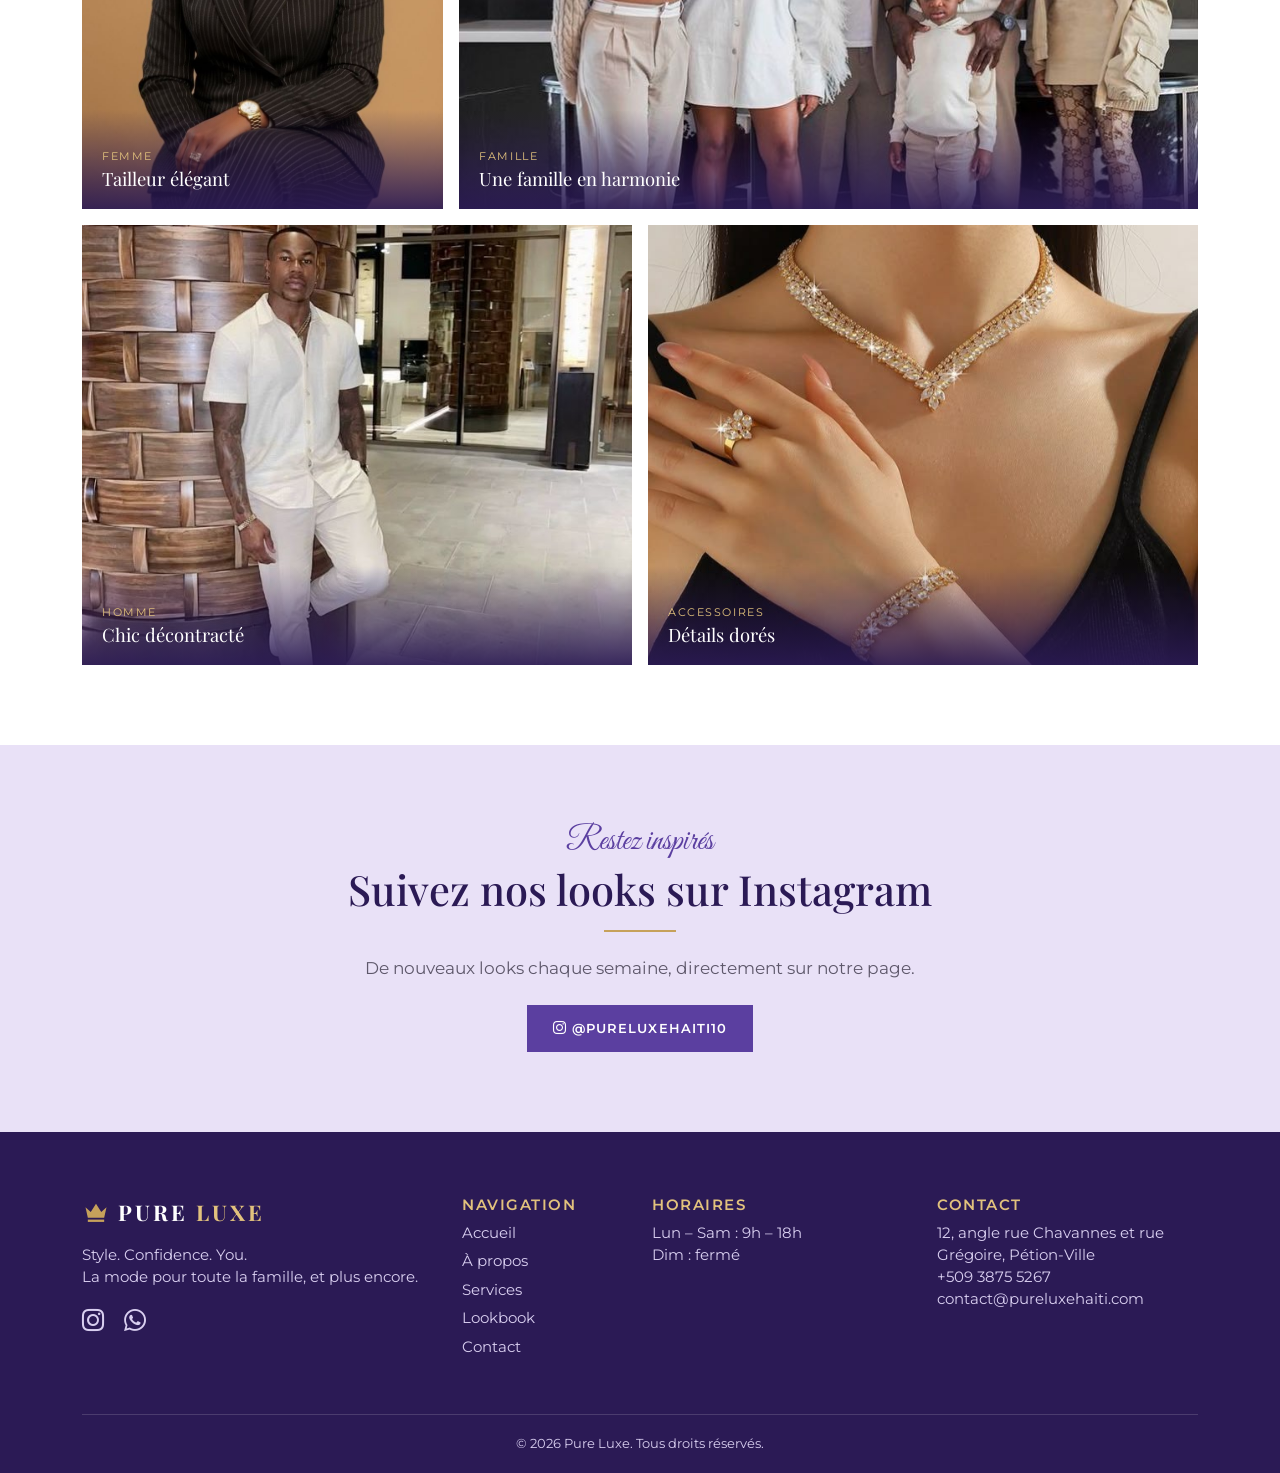
<file: lookbook.html>
<!DOCTYPE html>
<html lang="fr">
<head>
  <meta charset="UTF-8">
  <meta name="viewport" content="width=device-width, initial-scale=1.0">
  <title>Lookbook — Pure Luxe</title>
  <meta name="description" content="Le lookbook de Pure Luxe : nos looks et réalisations pour femme, homme, enfants, accessoires et perruques.">

  <link rel="preconnect" href="https://fonts.googleapis.com">
  <link rel="preconnect" href="https://fonts.gstatic.com" crossorigin>
  <link href="https://fonts.googleapis.com/css2?family=Great+Vibes&family=Montserrat:wght@400;500;600&family=Playfair+Display:wght@500;600;700&display=swap" rel="stylesheet">

  <link href="https://cdn.jsdelivr.net/npm/bootstrap@5.3.0/dist/css/bootstrap.min.css" rel="stylesheet">
  <link href="https://cdn.jsdelivr.net/npm/bootstrap-icons@1.11.3/font/bootstrap-icons.css" rel="stylesheet">
  <link href="css/style.css" rel="stylesheet">
</head>
<body>

  <!-- ===== EN-TÊTE ===== -->
  <header>
    <nav class="navbar navbar-expand-lg navbar-luxe sticky-top" aria-label="Navigation principale">
      <div class="container">
        <a class="navbar-brand brand" href="index.html">
          <svg class="brand-crown" viewBox="0 0 24 24" aria-hidden="true"><path d="M3 8l4.5 4L12 5l4.5 7L21 8l-2 9H5z"/><rect x="5" y="18.5" width="14" height="2"/></svg>
          <span class="brand-text">PURE <span>LUXE</span></span>
        </a>

        <button class="navbar-toggler" type="button" data-bs-toggle="collapse" data-bs-target="#menuPrincipal" aria-controls="menuPrincipal" aria-expanded="false" aria-label="Ouvrir le menu">
          <span class="navbar-toggler-icon"></span>
        </button>

        <div class="collapse navbar-collapse" id="menuPrincipal">
          <ul class="navbar-nav mx-auto">
            <li class="nav-item"><a class="nav-link" href="index.html">Accueil</a></li>
            <li class="nav-item"><a class="nav-link" href="a-propos.html">À propos</a></li>
            <li class="nav-item"><a class="nav-link" href="services.html">Services</a></li>
            <li class="nav-item"><a class="nav-link active" href="lookbook.html" aria-current="page">Lookbook</a></li>
            <li class="nav-item"><a class="nav-link" href="contact.html">Contact</a></li>
          </ul>
          <a href="contact.html" class="btn btn-luxe">Nous contacter</a>
        </div>
      </div>
    </nav>
  </header>

  <main>

    <!-- ===== BANNIÈRE DE PAGE ===== -->
    <section class="page-hero">
      <div class="container">
        <p class="script-accent">Nos réalisations</p>
        <h1>Le Lookbook</h1>
        <p>Une sélection de looks pour vous inspirer, de la tenue du quotidien à la grande occasion.</p>
      </div>
    </section>

    <!-- ===== GALERIE ===== -->
    <section class="section">
      <div class="container">
        <h2 class="visually-hidden">Galerie de looks</h2>
        <div class="row g-3">

          <div class="col-12 col-md-6 col-lg-8">
            <figure class="look">
              <img src="images/lookbook/look-01.jpg" alt="Femme en robe lavande lors d'une soirée">
              <figcaption><span class="look-tag">Femme</span>Soirée en noir</figcaption>
            </figure>
          </div>
          <div class="col-12 col-md-6 col-lg-4">
            <figure class="look">
              <img src="images/lookbook/look-02.jpg" alt="Deux enfants en tenues assorties">
              <figcaption><span class="look-tag">Enfants</span>Duo assorti</figcaption>
            </figure>
          </div>

          <div class="col-12 col-md-6 col-lg-4">
            <figure class="look">
              <img src="images/lookbook/look-03.jpg" alt="Homme en costume sombre">
              <figcaption><span class="look-tag">Homme</span>Costume signature</figcaption>
            </figure>
          </div>
          <div class="col-12 col-md-6 col-lg-4">
            <figure class="look">
              <img src="images/lookbook/look-04.jpg" alt="Sac à main Gucci">
              <figcaption><span class="look-tag">Accessoires</span>Sac Chanel noir et beige avec détails dorée </figcaption>
            </figure>
          </div>
          <div class="col-12 col-md-6 col-lg-4">
            <figure class="look">
              <img src="images/lookbook/look-05.jpg" alt="Femme avec une perruque aux boucles naturelles">
              <figcaption><span class="look-tag">Perruques</span>Boucles naturelles</figcaption>
            </figure>
          </div>

          <div class="col-12 col-md-6 col-lg-4">
            <figure class="look">
              <img src="images/lookbook/look-06.jpg" alt="Femme en tailleur élégant">
              <figcaption><span class="look-tag">Femme</span>Tailleur élégant</figcaption>
            </figure>
          </div>
          <div class="col-12 col-md-6 col-lg-8">
            <figure class="look">
              <img src="images/lookbook/look-07.jpg" alt="Famille réunie en tenues dans des tons violets">
              <figcaption><span class="look-tag">Famille</span>Une famille en harmonie</figcaption>
            </figure>
          </div>

          <div class="col-12 col-md-6">
            <figure class="look">
              <img src="images/lookbook/look-08.jpg" alt="Homme en tenue chic décontractée">
              <figcaption><span class="look-tag">Homme</span>Chic décontracté</figcaption>
            </figure>
          </div>
          <div class="col-12 col-md-6">
            <figure class="look">
              <img src="images/lookbook/look-09.jpg" alt="Bijoux et accessoires dorés">
              <figcaption><span class="look-tag">Accessoires</span>Détails dorés</figcaption>
            </figure>
          </div>

        </div>
      </div>
    </section>

    <!-- ===== INSTAGRAM ===== -->
    <section class="section cta text-center">
      <div class="container narrow">
        <p class="script-accent">Restez inspirés</p>
        <h2 class="section-title">Suivez nos looks sur Instagram</h2>
        <div class="gold-rule" aria-hidden="true"></div>
        <p class="lead-muted mb-4">De nouveaux looks chaque semaine, directement sur notre page.</p>
        <a href="https://www.instagram.com/pureluxehaiti10/" class="btn btn-luxe" target="_blank" rel="noopener"><i class="bi bi-instagram" aria-hidden="true"></i> @pureluxehaiti10</a>
      </div>
    </section>

  </main>

  <!-- ===== PIED DE PAGE ===== -->
  <footer class="site-footer">
    <div class="container">
      <div class="row g-4">
        <div class="col-lg-4 footer-brand">
          <a class="brand mb-3" href="index.html">
            <svg class="brand-crown" viewBox="0 0 24 24" aria-hidden="true"><path d="M3 8l4.5 4L12 5l4.5 7L21 8l-2 9H5z"/><rect x="5" y="18.5" width="14" height="2"/></svg>
            <span class="brand-text">PURE <span>LUXE</span></span>
          </a>
          <p>Style. Confidence. You.<br>La mode pour toute la famille, et plus encore.</p>
          <div class="footer-social">
            <a href="https://www.instagram.com/pureluxehaiti10/" target="_blank" rel="noopener" aria-label="Instagram"><i class="bi bi-instagram" aria-hidden="true"></i></a>
            <a href="https://wa.me/50938755267" target="_blank" rel="noopener" aria-label="WhatsApp"><i class="bi bi-whatsapp" aria-hidden="true"></i></a>
          </div>
        </div>

        <div class="col-6 col-lg-2">
          <h3>Navigation</h3>
          <ul class="list-unstyled">
            <li><a href="index.html">Accueil</a></li>
            <li><a href="a-propos.html">À propos</a></li>
            <li><a href="services.html">Services</a></li>
            <li><a href="lookbook.html">Lookbook</a></li>
            <li><a href="contact.html">Contact</a></li>
          </ul>
        </div>

        <div class="col-6 col-lg-3">
          <h3>Horaires</h3>
          <p>Lun – Sam : 9h – 18h<br>Dim : fermé</p>
        </div>

        <div class="col-lg-3">
          <h3>Contact</h3>
          <p>
            12, angle rue Chavannes et rue Grégoire, Pétion-Ville<br>
            <a href="tel:+50938755267">+509 3875 5267</a><br>
            <a href="mailto:contact@pureluxehaiti.com">contact@pureluxehaiti.com</a>
          </p>
        </div>
      </div>

      <div class="footer-bottom">
        <p class="mb-0">&copy; 2026 Pure Luxe. Tous droits réservés.</p>
      </div>
    </div>
  </footer>

  <script src="https://cdn.jsdelivr.net/npm/bootstrap@5.3.0/dist/js/bootstrap.bundle.min.js"></script>
</body>
</html>
</file>
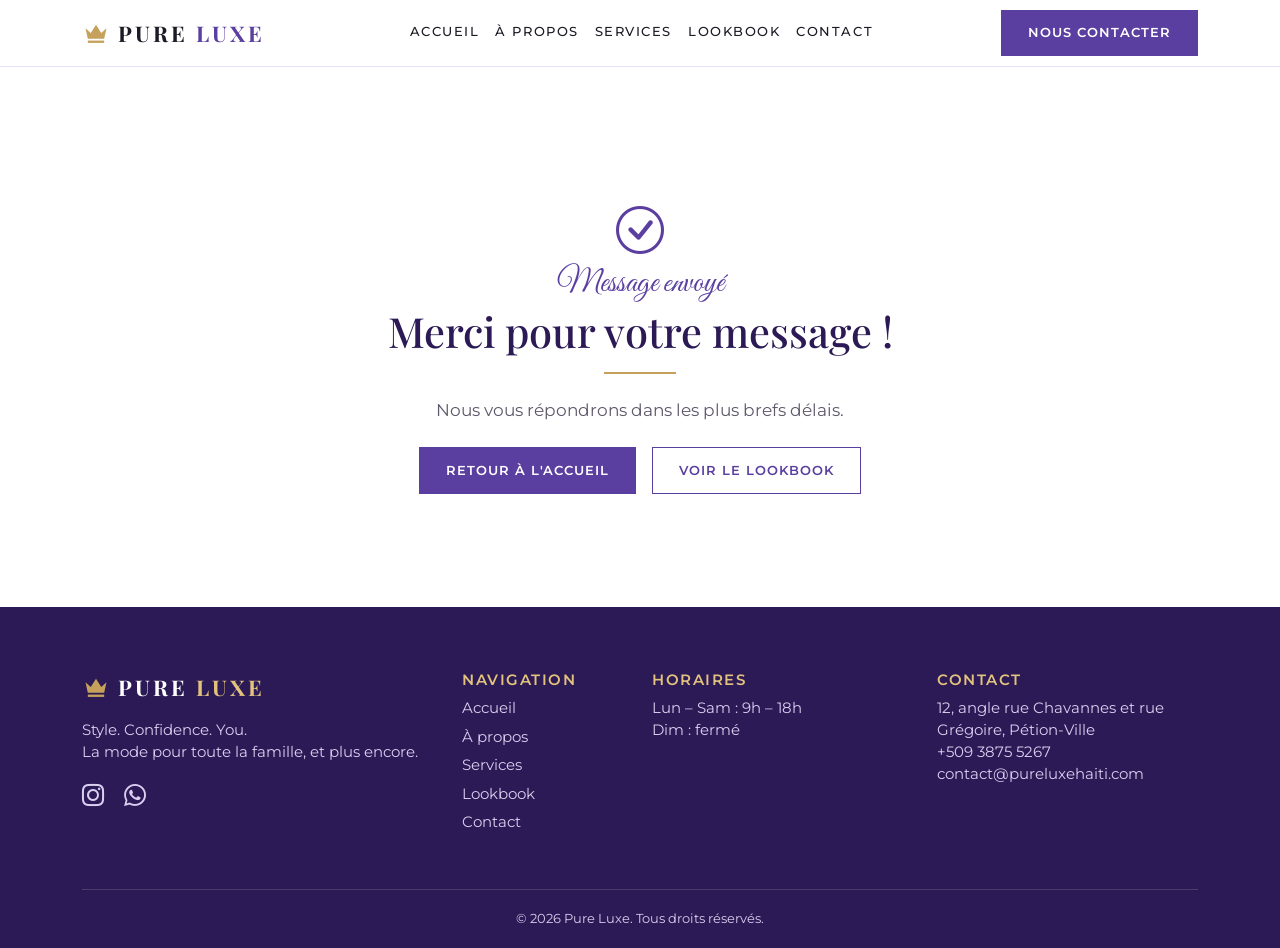
<file: merci.html>
<!DOCTYPE html>
<html lang="fr">
<head>
  <meta charset="UTF-8">
  <meta name="viewport" content="width=device-width, initial-scale=1.0">
  <meta name="robots" content="noindex">
  <title>Merci — Pure Luxe</title>
  <meta name="description" content="Votre message a bien été envoyé à Pure Luxe.">

  <link rel="preconnect" href="https://fonts.googleapis.com">
  <link rel="preconnect" href="https://fonts.gstatic.com" crossorigin>
  <link href="https://fonts.googleapis.com/css2?family=Great+Vibes&family=Montserrat:wght@400;500;600&family=Playfair+Display:wght@500;600;700&display=swap" rel="stylesheet">

  <link href="https://cdn.jsdelivr.net/npm/bootstrap@5.3.0/dist/css/bootstrap.min.css" rel="stylesheet">
  <link href="https://cdn.jsdelivr.net/npm/bootstrap-icons@1.11.3/font/bootstrap-icons.css" rel="stylesheet">
  <link href="css/style.css" rel="stylesheet">
</head>
<body>

  <!-- ===== EN-TÊTE ===== -->
  <header>
    <nav class="navbar navbar-expand-lg navbar-luxe sticky-top" aria-label="Navigation principale">
      <div class="container">
        <a class="navbar-brand brand" href="index.html">
          <svg class="brand-crown" viewBox="0 0 24 24" aria-hidden="true"><path d="M3 8l4.5 4L12 5l4.5 7L21 8l-2 9H5z"/><rect x="5" y="18.5" width="14" height="2"/></svg>
          <span class="brand-text">PURE <span>LUXE</span></span>
        </a>

        <button class="navbar-toggler" type="button" data-bs-toggle="collapse" data-bs-target="#menuPrincipal" aria-controls="menuPrincipal" aria-expanded="false" aria-label="Ouvrir le menu">
          <span class="navbar-toggler-icon"></span>
        </button>

        <div class="collapse navbar-collapse" id="menuPrincipal">
          <ul class="navbar-nav mx-auto">
            <li class="nav-item"><a class="nav-link" href="index.html">Accueil</a></li>
            <li class="nav-item"><a class="nav-link" href="a-propos.html">À propos</a></li>
            <li class="nav-item"><a class="nav-link" href="services.html">Services</a></li>
            <li class="nav-item"><a class="nav-link" href="lookbook.html">Lookbook</a></li>
            <li class="nav-item"><a class="nav-link" href="contact.html">Contact</a></li>
          </ul>
          <a href="contact.html" class="btn btn-luxe">Nous contacter</a>
        </div>
      </div>
    </nav>
  </header>

  <main>
    <section class="thanks text-center">
      <div class="container narrow">
        <i class="bi bi-check-circle thanks-icon" aria-hidden="true"></i>
        <p class="script-accent">Message envoyé</p>
        <h1 class="section-title">Merci pour votre message !</h1>
        <div class="gold-rule" aria-hidden="true"></div>
        <p class="lead-muted mb-4">Nous vous répondrons dans les plus brefs délais.</p>
        <div class="d-flex flex-wrap justify-content-center gap-3">
          <a href="index.html" class="btn btn-luxe">Retour à l'accueil</a>
          <a href="lookbook.html" class="btn btn-outline-luxe">Voir le lookbook</a>
        </div>
      </div>
    </section>
  </main>

  <!-- ===== PIED DE PAGE ===== -->
  <footer class="site-footer">
    <div class="container">
      <div class="row g-4">
        <div class="col-lg-4 footer-brand">
          <a class="brand mb-3" href="index.html">
            <svg class="brand-crown" viewBox="0 0 24 24" aria-hidden="true"><path d="M3 8l4.5 4L12 5l4.5 7L21 8l-2 9H5z"/><rect x="5" y="18.5" width="14" height="2"/></svg>
            <span class="brand-text">PURE <span>LUXE</span></span>
          </a>
          <p>Style. Confidence. You.<br>La mode pour toute la famille, et plus encore.</p>
          <div class="footer-social">
            <a href="https://www.instagram.com/pureluxehaiti10/" target="_blank" rel="noopener" aria-label="Instagram"><i class="bi bi-instagram" aria-hidden="true"></i></a>
            <a href="https://wa.me/50938755267" target="_blank" rel="noopener" aria-label="WhatsApp"><i class="bi bi-whatsapp" aria-hidden="true"></i></a>
          </div>
        </div>

        <div class="col-6 col-lg-2">
          <h2>Navigation</h2>
          <ul class="list-unstyled">
            <li><a href="index.html">Accueil</a></li>
            <li><a href="a-propos.html">À propos</a></li>
            <li><a href="services.html">Services</a></li>
            <li><a href="lookbook.html">Lookbook</a></li>
            <li><a href="contact.html">Contact</a></li>
          </ul>
        </div>

        <div class="col-6 col-lg-3">
          <h2>Horaires</h2>
          <p>Lun – Sam : 9h – 18h<br>Dim : fermé</p>
        </div>

        <div class="col-lg-3">
          <h2>Contact</h2>
          <p>
            12, angle rue Chavannes et rue Grégoire, Pétion-Ville<br>
            <a href="tel:+50938755267">+509 3875 5267</a><br>
            <a href="mailto:contact@pureluxehaiti.com">contact@pureluxehaiti.com</a>
          </p>
        </div>
      </div>

      <div class="footer-bottom">
        <p class="mb-0">&copy; 2026 Pure Luxe. Tous droits réservés.</p>
      </div>
    </div>
  </footer>

  <script src="https://cdn.jsdelivr.net/npm/bootstrap@5.3.0/dist/js/bootstrap.bundle.min.js"></script>
</body>
</html>
</file>
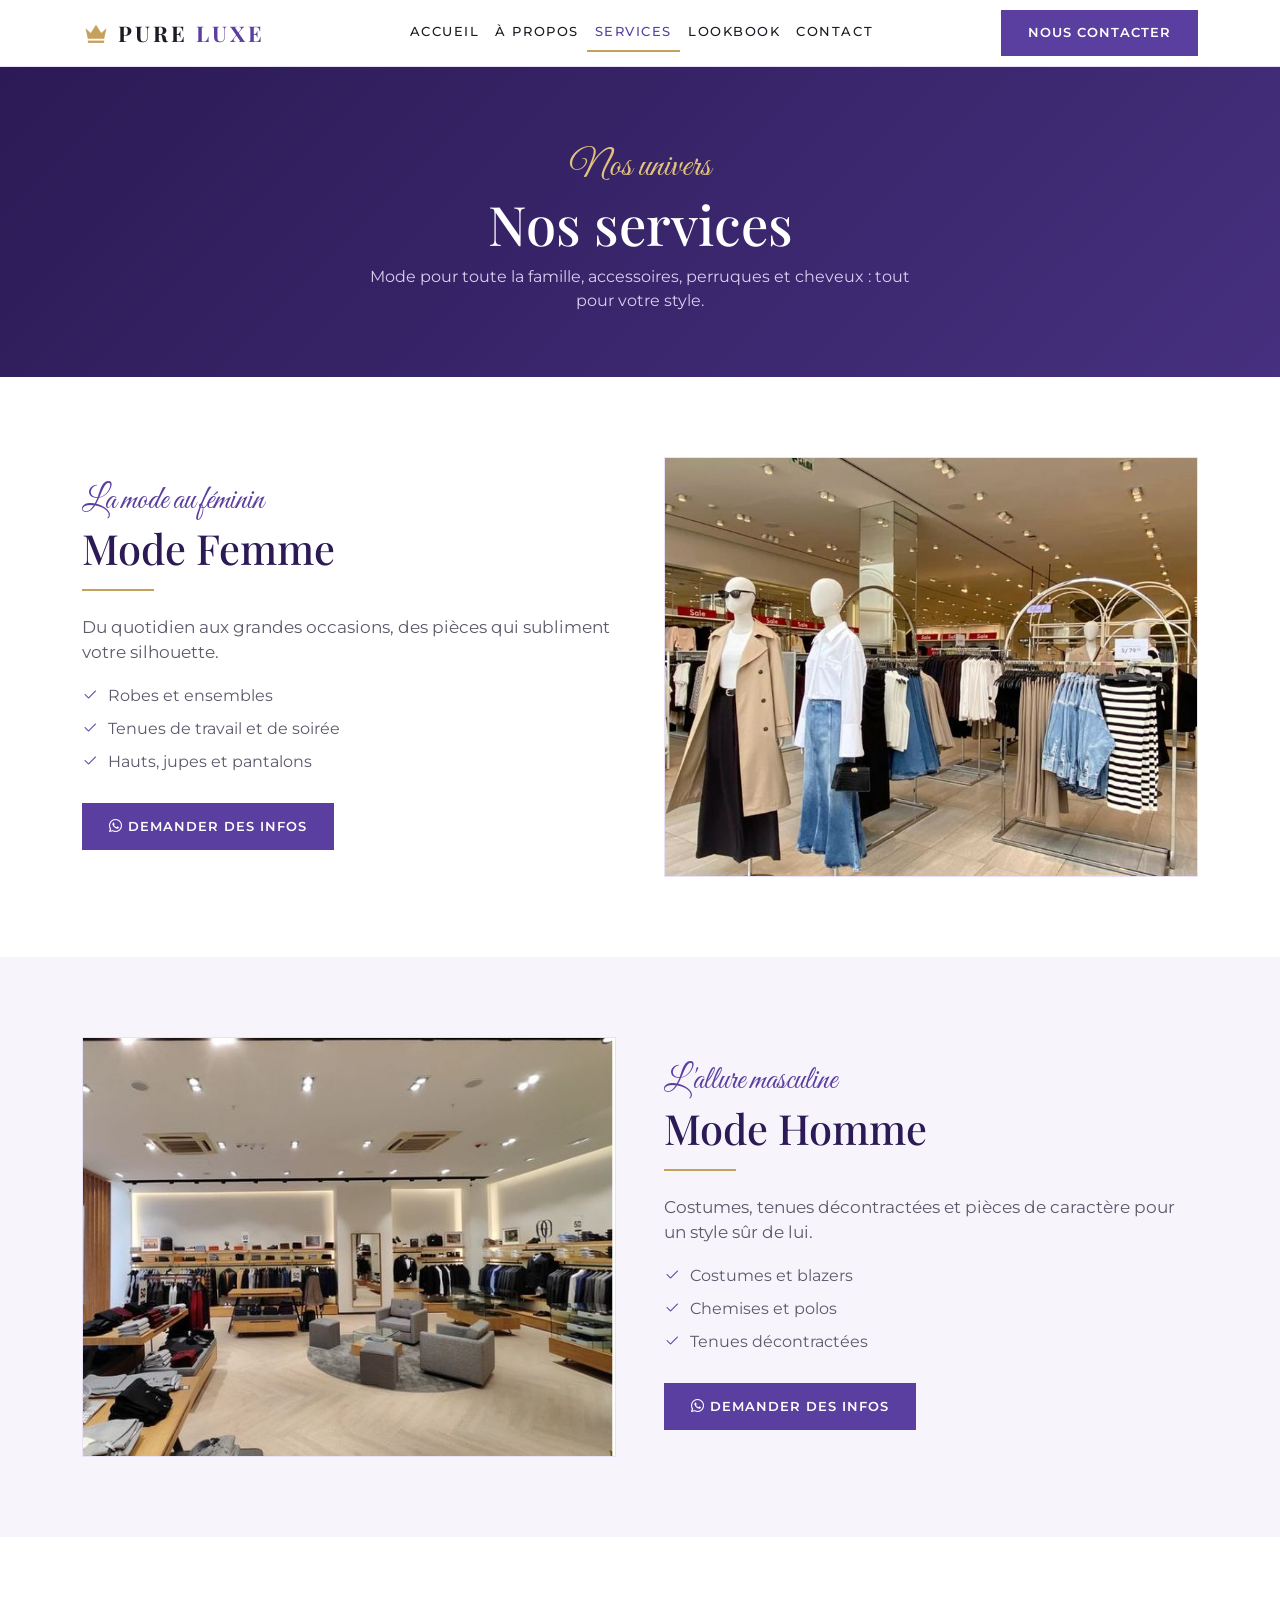
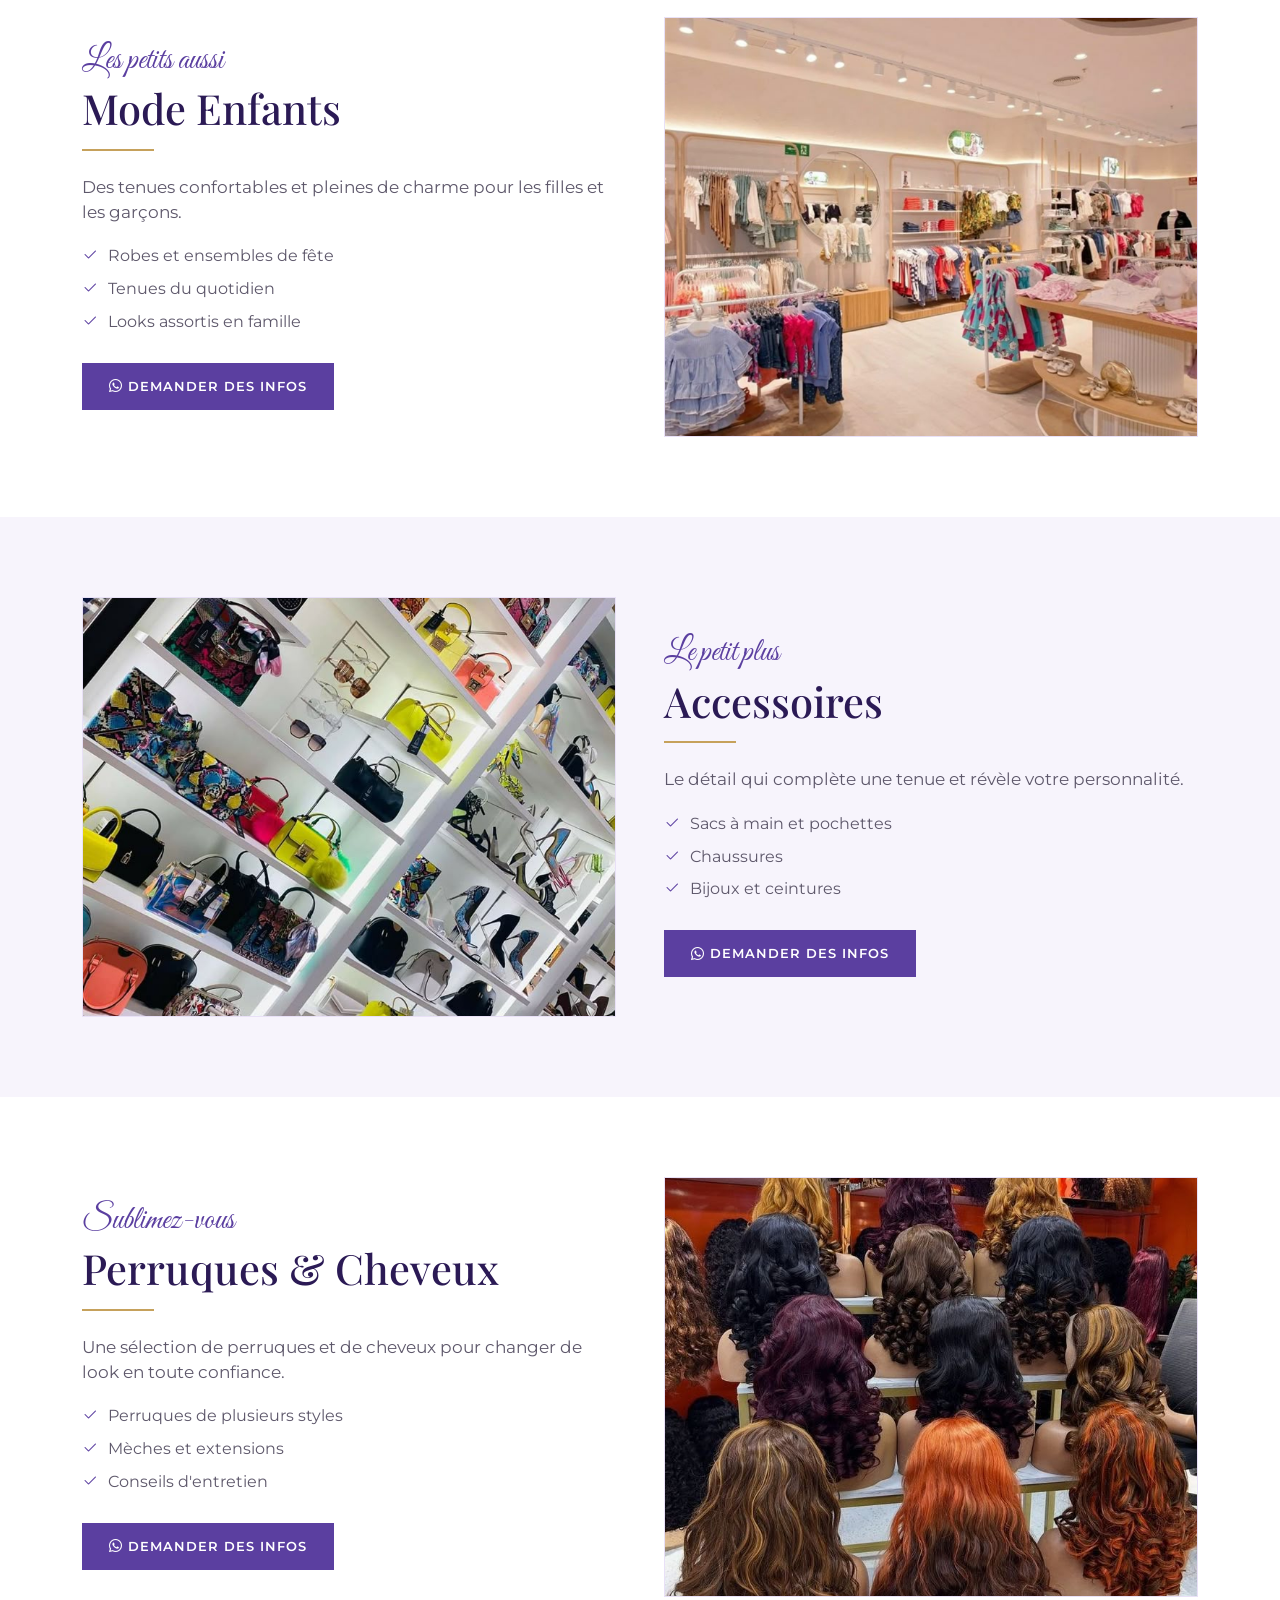
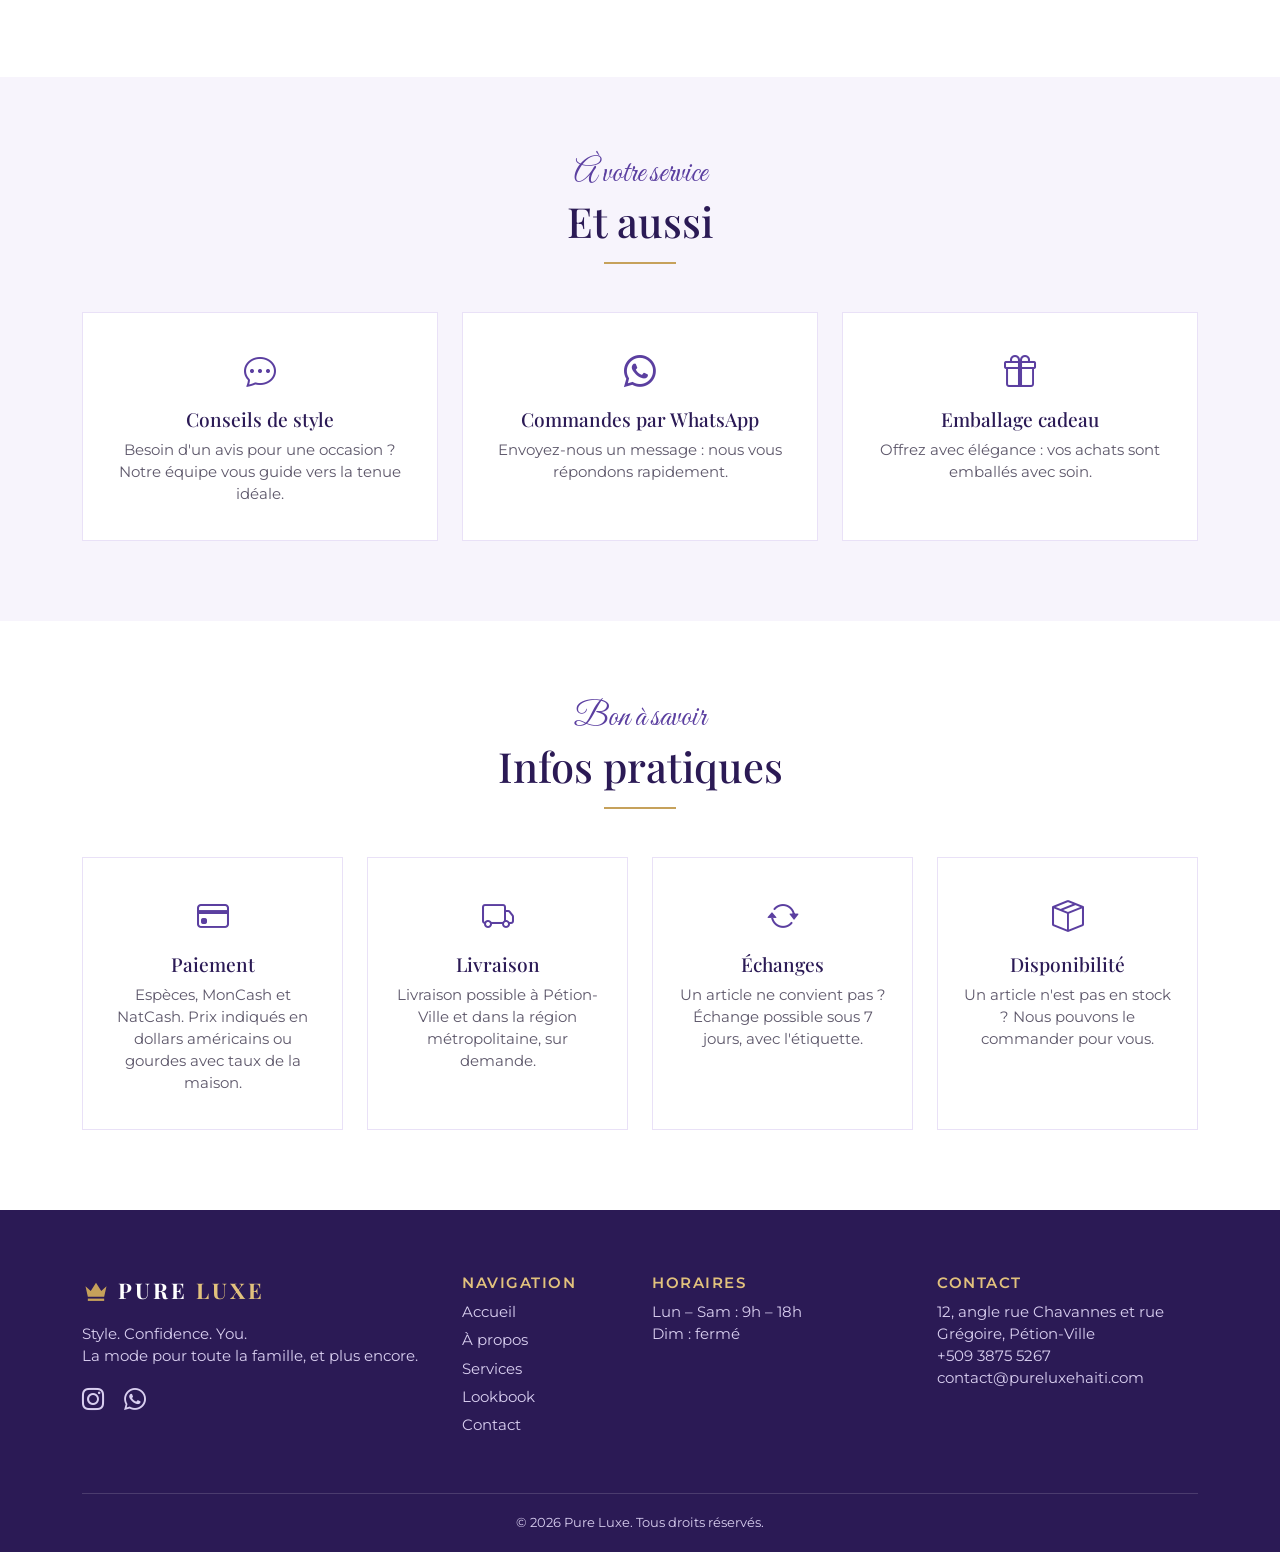
<file: services.html>
<!DOCTYPE html>
<html lang="fr">
<head>
  <meta charset="UTF-8">
  <meta name="viewport" content="width=device-width, initial-scale=1.0">
  <title>Services — Pure Luxe</title>
  <meta name="description" content="Mode femme, homme et enfants, accessoires, perruques et cheveux : découvrez les univers de Pure Luxe.">

  <link rel="preconnect" href="https://fonts.googleapis.com">
  <link rel="preconnect" href="https://fonts.gstatic.com" crossorigin>
  <link href="https://fonts.googleapis.com/css2?family=Great+Vibes&family=Montserrat:wght@400;500;600&family=Playfair+Display:wght@500;600;700&display=swap" rel="stylesheet">

  <link href="https://cdn.jsdelivr.net/npm/bootstrap@5.3.0/dist/css/bootstrap.min.css" rel="stylesheet">
  <link href="https://cdn.jsdelivr.net/npm/bootstrap-icons@1.11.3/font/bootstrap-icons.css" rel="stylesheet">
  <link href="css/style.css" rel="stylesheet">
</head>
<body>

  <!-- ===== EN-TÊTE ===== -->
  <header>
    <nav class="navbar navbar-expand-lg navbar-luxe sticky-top" aria-label="Navigation principale">
      <div class="container">
        <a class="navbar-brand brand" href="index.html">
          <svg class="brand-crown" viewBox="0 0 24 24" aria-hidden="true"><path d="M3 8l4.5 4L12 5l4.5 7L21 8l-2 9H5z"/><rect x="5" y="18.5" width="14" height="2"/></svg>
          <span class="brand-text">PURE <span>LUXE</span></span>
        </a>

        <button class="navbar-toggler" type="button" data-bs-toggle="collapse" data-bs-target="#menuPrincipal" aria-controls="menuPrincipal" aria-expanded="false" aria-label="Ouvrir le menu">
          <span class="navbar-toggler-icon"></span>
        </button>

        <div class="collapse navbar-collapse" id="menuPrincipal">
          <ul class="navbar-nav mx-auto">
            <li class="nav-item"><a class="nav-link" href="index.html">Accueil</a></li>
            <li class="nav-item"><a class="nav-link" href="a-propos.html">À propos</a></li>
            <li class="nav-item"><a class="nav-link active" href="services.html" aria-current="page">Services</a></li>
            <li class="nav-item"><a class="nav-link" href="lookbook.html">Lookbook</a></li>
            <li class="nav-item"><a class="nav-link" href="contact.html">Contact</a></li>
          </ul>
          <a href="contact.html" class="btn btn-luxe">Nous contacter</a>
        </div>
      </div>
    </nav>
  </header>

  <main>

    <!-- ===== BANNIÈRE DE PAGE ===== -->
    <section class="page-hero">
      <div class="container">
        <p class="script-accent">Nos univers</p>
        <h1>Nos services</h1>
        <p>Mode pour toute la famille, accessoires, perruques et cheveux : tout pour votre style.</p>
      </div>
    </section>

    <!-- ===== FEMME ===== -->
    <section class="section service-block" id="femme">
      <div class="container">
        <div class="row align-items-center g-5">
          <div class="col-lg-6 order-lg-2">
            <img src="images/services/femme.jpg" class="service-img" alt="Sélection de tenues élégantes pour femme">
          </div>
          <div class="col-lg-6">
            <p class="script-accent">La mode au féminin</p>
            <h2 class="section-title">Mode Femme</h2>
            <div class="gold-rule gold-rule-left" aria-hidden="true"></div>
            <p class="lead-muted">Du quotidien aux grandes occasions, des pièces qui subliment votre silhouette.</p>
            <ul class="check-list">
              <li><i class="bi bi-check2" aria-hidden="true"></i> Robes et ensembles</li>
              <li><i class="bi bi-check2" aria-hidden="true"></i> Tenues de travail et de soirée</li>
              <li><i class="bi bi-check2" aria-hidden="true"></i> Hauts, jupes et pantalons</li>
            </ul>
            <a href="https://wa.me/50938755267?text=Bonjour%20Pure%20Luxe%2C%20je%20souhaite%20des%20informations%20sur%20la%20mode%20femme." class="btn btn-luxe" target="_blank" rel="noopener"><i class="bi bi-whatsapp" aria-hidden="true"></i> Demander des infos</a>
          </div>
        </div>
      </div>
    </section>

    <!-- ===== HOMME ===== -->
    <section class="section section-soft service-block" id="homme">
      <div class="container">
        <div class="row align-items-center g-5">
          <div class="col-lg-6">
            <img src="images/services/homme.jpg" class="service-img" alt="Sélection de tenues élégantes pour homme">
          </div>
          <div class="col-lg-6">
            <p class="script-accent">L'allure masculine</p>
            <h2 class="section-title">Mode Homme</h2>
            <div class="gold-rule gold-rule-left" aria-hidden="true"></div>
            <p class="lead-muted">Costumes, tenues décontractées et pièces de caractère pour un style sûr de lui.</p>
            <ul class="check-list">
              <li><i class="bi bi-check2" aria-hidden="true"></i> Costumes et blazers</li>
              <li><i class="bi bi-check2" aria-hidden="true"></i> Chemises et polos</li>
              <li><i class="bi bi-check2" aria-hidden="true"></i> Tenues décontractées</li>
            </ul>
            <a href="https://wa.me/50938755267?text=Bonjour%20Pure%20Luxe%2C%20je%20souhaite%20des%20informations%20sur%20la%20mode%20homme." class="btn btn-luxe" target="_blank" rel="noopener"><i class="bi bi-whatsapp" aria-hidden="true"></i> Demander des infos</a>
          </div>
        </div>
      </div>
    </section>

    <!-- ===== ENFANTS ===== -->
    <section class="section service-block" id="enfants">
      <div class="container">
        <div class="row align-items-center g-5">
          <div class="col-lg-6 order-lg-2">
            <img src="images/services/enfants.jpg" class="service-img" alt="Sélection de tenues pour enfants">
          </div>
          <div class="col-lg-6">
            <p class="script-accent">Les petits aussi</p>
            <h2 class="section-title">Mode Enfants</h2>
            <div class="gold-rule gold-rule-left" aria-hidden="true"></div>
            <p class="lead-muted">Des tenues confortables et pleines de charme pour les filles et les garçons.</p>
            <ul class="check-list">
              <li><i class="bi bi-check2" aria-hidden="true"></i> Robes et ensembles de fête</li>
              <li><i class="bi bi-check2" aria-hidden="true"></i> Tenues du quotidien</li>
              <li><i class="bi bi-check2" aria-hidden="true"></i> Looks assortis en famille</li>
            </ul>
            <a href="https://wa.me/50938755267?text=Bonjour%20Pure%20Luxe%2C%20je%20souhaite%20des%20informations%20sur%20la%20mode%20enfants." class="btn btn-luxe" target="_blank" rel="noopener"><i class="bi bi-whatsapp" aria-hidden="true"></i> Demander des infos</a>
          </div>
        </div>
      </div>
    </section>

    <!-- ===== ACCESSOIRES ===== -->
    <section class="section section-soft service-block" id="accessoires">
      <div class="container">
        <div class="row align-items-center g-5">
          <div class="col-lg-6">
            <img src="images/services/accessoires.jpg" class="service-img" alt="Sacs à main et accessoires de mode">
          </div>
          <div class="col-lg-6">
            <p class="script-accent">Le petit plus</p>
            <h2 class="section-title">Accessoires</h2>
            <div class="gold-rule gold-rule-left" aria-hidden="true"></div>
            <p class="lead-muted">Le détail qui complète une tenue et révèle votre personnalité.</p>
            <ul class="check-list">
              <li><i class="bi bi-check2" aria-hidden="true"></i> Sacs à main et pochettes</li>
              <li><i class="bi bi-check2" aria-hidden="true"></i> Chaussures</li>
              <li><i class="bi bi-check2" aria-hidden="true"></i> Bijoux et ceintures</li>
            </ul>
            <a href="https://wa.me/50938755267?text=Bonjour%20Pure%20Luxe%2C%20je%20souhaite%20des%20informations%20sur%20les%20accessoires." class="btn btn-luxe" target="_blank" rel="noopener"><i class="bi bi-whatsapp" aria-hidden="true"></i> Demander des infos</a>
          </div>
        </div>
      </div>
    </section>

    <!-- ===== PERRUQUES ET CHEVEUX ===== -->
    <section class="section service-block" id="perruques">
      <div class="container">
        <div class="row align-items-center g-5">
          <div class="col-lg-6 order-lg-2">
            <img src="images/services/perruques.jpg" class="service-img" alt="Perruques et cheveux de qualité">
          </div>
          <div class="col-lg-6">
            <p class="script-accent">Sublimez-vous</p>
            <h2 class="section-title">Perruques &amp; Cheveux</h2>
            <div class="gold-rule gold-rule-left" aria-hidden="true"></div>
            <p class="lead-muted">Une sélection de perruques et de cheveux pour changer de look en toute confiance.</p>
            <ul class="check-list">
              <li><i class="bi bi-check2" aria-hidden="true"></i> Perruques de plusieurs styles</li>
              <li><i class="bi bi-check2" aria-hidden="true"></i> Mèches et extensions</li>
              <li><i class="bi bi-check2" aria-hidden="true"></i> Conseils d'entretien</li>
            </ul>
            <a href="https://wa.me/50938755267?text=Bonjour%20Pure%20Luxe%2C%20je%20souhaite%20des%20informations%20sur%20les%20perruques%20et%20cheveux." class="btn btn-luxe" target="_blank" rel="noopener"><i class="bi bi-whatsapp" aria-hidden="true"></i> Demander des infos</a>
          </div>
        </div>
      </div>
    </section>

    <!-- ===== SERVICES EN PLUS ===== -->
    <section class="section section-soft">
      <div class="container">
        <div class="text-center mb-5">
          <p class="script-accent">À votre service</p>
          <h2 class="section-title">Et aussi</h2>
          <div class="gold-rule" aria-hidden="true"></div>
        </div>

        <div class="row g-4">
          <div class="col-md-4">
            <div class="value-card">
              <i class="bi bi-chat-dots" aria-hidden="true"></i>
              <h3>Conseils de style</h3>
              <p>Besoin d'un avis pour une occasion ? Notre équipe vous guide vers la tenue idéale.</p>
            </div>
          </div>
          <div class="col-md-4">
            <div class="value-card">
              <i class="bi bi-whatsapp" aria-hidden="true"></i>
              <h3>Commandes par WhatsApp</h3>
              <p>Envoyez-nous un message : nous vous répondons rapidement.</p>
            </div>
          </div>
          <div class="col-md-4">
            <div class="value-card">
              <i class="bi bi-gift" aria-hidden="true"></i>
              <h3>Emballage cadeau</h3>
              <p>Offrez avec élégance : vos achats sont emballés avec soin.</p>
            </div>
          </div>
        </div>
      </div>
    </section>

    <!-- ===== INFOS PRATIQUES ===== -->
    <section class="section">
      <div class="container">
        <div class="text-center mb-5">
          <p class="script-accent">Bon à savoir</p>
          <h2 class="section-title">Infos pratiques</h2>
          <div class="gold-rule" aria-hidden="true"></div>
        </div>

        <div class="row g-4">
          <div class="col-md-6 col-lg-3">
            <div class="value-card">
              <i class="bi bi-credit-card" aria-hidden="true"></i>
              <h3>Paiement</h3>
              <p>Espèces, MonCash et NatCash. Prix indiqués en dollars américains ou gourdes avec taux de la maison.</p>
            </div>
          </div>
          <div class="col-md-6 col-lg-3">
            <div class="value-card">
              <i class="bi bi-truck" aria-hidden="true"></i>
              <h3>Livraison</h3>
              <p>Livraison possible à Pétion-Ville et dans la région métropolitaine, sur demande.</p>
            </div>
          </div>
          <div class="col-md-6 col-lg-3">
            <div class="value-card">
              <i class="bi bi-arrow-repeat" aria-hidden="true"></i>
              <h3>Échanges</h3>
              <p>Un article ne convient pas ? Échange possible sous 7 jours, avec l'étiquette.</p>
            </div>
          </div>
          <div class="col-md-6 col-lg-3">
            <div class="value-card">
              <i class="bi bi-box-seam" aria-hidden="true"></i>
              <h3>Disponibilité</h3>
              <p>Un article n'est pas en stock ? Nous pouvons le commander pour vous.</p>
            </div>
          </div>
        </div>
      </div>
    </section>

  </main>

  <!-- ===== PIED DE PAGE ===== -->
  <footer class="site-footer">
    <div class="container">
      <div class="row g-4">
        <div class="col-lg-4 footer-brand">
          <a class="brand mb-3" href="index.html">
            <svg class="brand-crown" viewBox="0 0 24 24" aria-hidden="true"><path d="M3 8l4.5 4L12 5l4.5 7L21 8l-2 9H5z"/><rect x="5" y="18.5" width="14" height="2"/></svg>
            <span class="brand-text">PURE <span>LUXE</span></span>
          </a>
          <p>Style. Confidence. You.<br>La mode pour toute la famille, et plus encore.</p>
          <div class="footer-social">
            <a href="https://www.instagram.com/pureluxehaiti10/" target="_blank" rel="noopener" aria-label="Instagram"><i class="bi bi-instagram" aria-hidden="true"></i></a>
            <a href="https://wa.me/50938755267" target="_blank" rel="noopener" aria-label="WhatsApp"><i class="bi bi-whatsapp" aria-hidden="true"></i></a>
          </div>
        </div>

        <div class="col-6 col-lg-2">
          <h3>Navigation</h3>
          <ul class="list-unstyled">
            <li><a href="index.html">Accueil</a></li>
            <li><a href="a-propos.html">À propos</a></li>
            <li><a href="services.html">Services</a></li>
            <li><a href="lookbook.html">Lookbook</a></li>
            <li><a href="contact.html">Contact</a></li>
          </ul>
        </div>

        <div class="col-6 col-lg-3">
          <h3>Horaires</h3>
          <p>Lun – Sam : 9h – 18h<br>Dim : fermé</p>
        </div>

        <div class="col-lg-3">
          <h3>Contact</h3>
          <p>
            12, angle rue Chavannes et rue Grégoire, Pétion-Ville<br>
            <a href="tel:+50938755267">+509 3875 5267</a><br>
            <a href="mailto:contact@pureluxehaiti.com">contact@pureluxehaiti.com</a>
          </p>
        </div>
      </div>

      <div class="footer-bottom">
        <p class="mb-0">&copy; 2026 Pure Luxe. Tous droits réservés.</p>
      </div>
    </div>
  </footer>

  <script src="https://cdn.jsdelivr.net/npm/bootstrap@5.3.0/dist/js/bootstrap.bundle.min.js"></script>
</body>
</html>
</file>
<file: css/style.css>
/* ==========================================================================
   Pure Luxe — style.css
   Bootstrap 5.3 (CDN) + surcouche de marque : violet, prune, or
   ========================================================================== */

:root {
  --plum: #2B1A55;
  --violet: #5B3FA0;
  --violet-dark: #46307F;
  --lavender: #E9E1F7;
  --lavender-soft: #F7F4FC;
  --ink: #1C1A24;
  --muted: #5E586B;
  --gold: #C6A15B;        /* décoratif seulement (filets, icônes) */
  --gold-light: #E2C27D;  /* lisible sur fond prune */
  --soft-text: #D9CFF0;   /* texte clair sur fond prune */

  --font-title: 'Playfair Display', Georgia, serif;
  --font-body: 'Montserrat', Arial, sans-serif;
  --font-script: 'Great Vibes', cursive;
}

/* ---------- Base ---------- */
body {
  font-family: var(--font-body);
  color: var(--ink);
  background-color: #fff;
}
h1, h2, h3, h4 {
  font-family: var(--font-title);
  color: var(--plum);
}
a { color: var(--violet); }

a:focus-visible,
.btn:focus-visible,
button:focus-visible {
  outline: 3px solid var(--gold);
  outline-offset: 2px;
}

/* ---------- Typographie et sections ---------- */
.script-accent {
  font-family: var(--font-script);
  font-size: 2rem;
  line-height: 1.1;
  color: var(--violet);
  margin-bottom: 0.25rem;
}
.text-gold { color: var(--gold-light) !important; }

.section { padding: 5rem 0; }
.section-soft { background-color: var(--lavender-soft); }
.section-title { font-size: clamp(1.8rem, 3.5vw, 2.6rem); }
.narrow { max-width: 720px; }
.lead-muted { color: var(--muted); font-size: 1.05rem; }
.gold-rule {
  width: 72px;
  height: 2px;
  background-color: var(--gold);
  margin: 1rem auto 1.5rem;
}

/* ---------- Boutons ---------- */
.btn-luxe,
.btn-outline-luxe {
  border-radius: 0;
  font-size: 0.8rem;
  font-weight: 600;
  letter-spacing: 0.08em;
  text-transform: uppercase;
  padding: 0.8rem 1.6rem;
}
.btn-luxe {
  background-color: var(--violet);
  border: 1px solid var(--violet);
  color: #fff;
}
.btn-luxe:hover,
.btn-luxe:focus {
  background-color: var(--violet-dark);
  border-color: var(--violet-dark);
  color: #fff;
}
.btn-outline-luxe {
  background-color: transparent;
  border: 1px solid var(--violet);
  color: var(--violet);
}
.btn-outline-luxe:hover,
.btn-outline-luxe:focus {
  background-color: var(--violet);
  color: #fff;
}

/* ---------- Navigation ---------- */
.navbar-luxe {
  background-color: rgba(255, 255, 255, 0.96);
  backdrop-filter: blur(6px);
  border-bottom: 1px solid var(--lavender);
  padding: 0.6rem 0;
}
.brand {
  display: inline-flex;
  align-items: center;
  gap: 0.5rem;
  text-decoration: none;
}
.brand-crown { width: 28px; height: 28px; fill: var(--gold); }
.brand-text {
  font-family: var(--font-title);
  font-weight: 700;
  font-size: 1.35rem;
  letter-spacing: 0.14em;
  color: var(--ink);
}
.brand-text span { color: var(--violet); }

.navbar-luxe .nav-link {
  font-size: 0.8rem;
  font-weight: 500;
  letter-spacing: 0.12em;
  text-transform: uppercase;
  color: var(--ink);
  padding: 0.5rem 1rem;
  border-bottom: 2px solid transparent;
}
.navbar-luxe .nav-link:hover,
.navbar-luxe .nav-link.active {
  color: var(--violet);
}
.navbar-luxe .nav-link.active { border-bottom-color: var(--gold); }

/* ---------- Carrousel principal ---------- */
.carousel-item { background: linear-gradient(135deg, var(--plum), var(--violet)); }
.hero-img {
  height: 82vh;
  min-height: 520px;
  max-height: 760px;
  object-fit: cover;
}
.carousel-item::after {
  content: "";
  position: absolute;
  inset: 0;
  background: linear-gradient(90deg, rgba(43, 26, 85, 0.8) 0%, rgba(43, 26, 85, 0.4) 55%, rgba(43, 26, 85, 0.1) 100%);
}
.hero-caption {
  position: absolute;
  inset: 0;
  z-index: 2;
  display: flex;
  align-items: center;
  pointer-events: none; /* laisse les flèches du carrousel cliquables */
}
.hero-caption a { pointer-events: auto; }
.hero-text { max-width: 560px; color: #fff; }
.hero-text h1,
.hero-text h2 {
  color: #fff;
  font-size: clamp(2.2rem, 5vw, 3.8rem);
}
.hero-text .script-accent { color: var(--gold-light); font-size: 2.3rem; }
.hero-text p:not(.script-accent) { font-size: 1.1rem; margin-bottom: 1.5rem; }

/* ---------- Catégories ---------- */
.category-tile {
  position: relative;
  display: block;
  overflow: hidden;
  background-color: var(--lavender);
}
.category-tile img {
  width: 100%;
  height: 420px;
  object-fit: cover;
  transition: transform 0.6s ease;
}
.category-tile:hover img { transform: scale(1.06); }
.category-label {
  position: absolute;
  left: 0;
  right: 0;
  bottom: 0;
  display: flex;
  flex-direction: column;
  padding: 2.5rem 1.5rem 1.4rem;
  background: linear-gradient(0deg, rgba(43, 26, 85, 0.9), rgba(43, 26, 85, 0));
  color: #fff;
}
.category-name { font-family: var(--font-title); font-size: 1.6rem; }
.category-link {
  font-size: 0.75rem;
  letter-spacing: 0.14em;
  text-transform: uppercase;
  color: var(--gold-light);
}

/* ---------- Cartes produits ---------- */
.product-card {
  border: 1px solid var(--lavender);
  border-radius: 0;
  transition: box-shadow 0.3s ease, transform 0.3s ease;
}
.product-card:hover {
  box-shadow: 0 14px 30px rgba(43, 26, 85, 0.12);
  transform: translateY(-4px);
}
.product-media { position: relative; }
.product-media img { aspect-ratio: 4 / 5; object-fit: cover; }
.badge-luxe {
  position: absolute;
  top: 0.75rem;
  left: 0.75rem;
  background-color: var(--plum);
  color: var(--gold-light);
  font-weight: 500;
  letter-spacing: 0.1em;
  text-transform: uppercase;
  border-radius: 0;
}
.product-card .card-title { font-size: 1.1rem; }
.product-card .card-text { color: var(--muted); font-size: 0.9rem; }
.price { color: var(--violet); font-weight: 600; margin: 0; }

/* ---------- Section prune ---------- */
.section-plum { background-color: var(--plum); color: var(--soft-text); }
.section-plum .section-title,
.section-plum h3 { color: #fff; }
.why-icon { font-size: 2.2rem; color: var(--gold-light); }

/* ---------- Bandeau d'appel ---------- */
.cta { background-color: var(--lavender); }

/* ---------- Pied de page ---------- */
.site-footer {
  background-color: var(--plum);
  color: var(--soft-text);
  padding: 4rem 0 0;
  font-size: 0.92rem;
}
.site-footer h2,
.site-footer h3 {
  font-family: var(--font-body);
  font-size: 0.95rem;
  font-weight: 600;
  letter-spacing: 0.1em;
  text-transform: uppercase;
  color: var(--gold-light);
}
.site-footer a { color: var(--soft-text); text-decoration: none; }
.site-footer a:hover { color: #fff; text-decoration: underline; }
.site-footer li { margin-bottom: 0.4rem; }
.footer-brand .brand-text { color: #fff; }
.footer-brand .brand-text span { color: var(--gold-light); }
.footer-social a { font-size: 1.4rem; margin-right: 1rem; }
.footer-bottom {
  border-top: 1px solid rgba(255, 255, 255, 0.15);
  margin-top: 2.5rem;
  padding: 1.2rem 0;
  text-align: center;
  font-size: 0.82rem;
}

/* ---------- Responsive ---------- */
@media (max-width: 767.98px) {
  .section { padding: 3.5rem 0; }
  .hero-img { height: 70vh; min-height: 480px; }
  .category-tile img { height: 320px; }
}

@media (prefers-reduced-motion: reduce) {
  .category-tile img,
  .product-card { transition: none; }
}
/* ---------- Bannière des pages intérieures ---------- */
.page-hero {
  background: linear-gradient(135deg, var(--plum), var(--violet-dark));
  text-align: center;
  padding: 5rem 0 4rem;
}
.page-hero h1 {
  color: #fff;
  font-size: clamp(2.2rem, 5vw, 3.4rem);
}
.page-hero .script-accent { color: var(--gold-light); font-size: 2.3rem; }
.page-hero p:not(.script-accent) {
  color: var(--soft-text);
  max-width: 560px;
  margin: 0 auto;
}
.gold-rule-left { margin-left: 0; }

/* ---------- À propos ---------- */
.story-img {
  width: 100%;
  max-height: 460px;
  object-fit: cover;
  border: 1px solid var(--lavender);
  box-shadow: 14px 14px 0 var(--lavender);
}
.value-card {
  height: 100%;
  background-color: #fff;
  border: 1px solid var(--lavender);
  padding: 2.2rem 1.5rem;
  text-align: center;
}
.value-card .bi { font-size: 2rem; color: var(--violet); }
.value-card h3 { font-size: 1.2rem; margin-top: 0.75rem; }
.value-card p { color: var(--muted); font-size: 0.92rem; margin-bottom: 0; }

.quote-band {
  background-color: var(--plum);
  text-align: center;
  padding: 4.5rem 0;
}
.quote-band p {
  font-family: var(--font-script);
  font-size: clamp(2.2rem, 6vw, 3.6rem);
  color: var(--gold-light);
  margin: 0;
}

/* ---------- Services ---------- */
.service-block { scroll-margin-top: 90px; }
.service-img {
  width: 100%;
  height: 420px;
  object-fit: cover;
  border: 1px solid var(--lavender);
}
.check-list {
  list-style: none;
  padding: 0;
  margin: 1.2rem 0 1.8rem;
}
.check-list li {
  display: flex;
  align-items: flex-start;
  gap: 0.6rem;
  margin-bottom: 0.55rem;
  color: var(--muted);
}
.check-list .bi { color: var(--violet); }

@media (max-width: 767.98px) {
  .page-hero { padding: 3.5rem 0 3rem; }
  .service-img { height: 300px; }
}
/* ---------- Lookbook ---------- */
.look {
  position: relative;
  margin: 0;
  overflow: hidden;
  background-color: var(--lavender);
}
.look img {
  width: 100%;
  height: 440px;
  object-fit: cover;
  transition: transform 0.6s ease;
}
.look:hover img { transform: scale(1.05); }
.look figcaption {
  position: absolute;
  left: 0;
  right: 0;
  bottom: 0;
  padding: 2.4rem 1.25rem 1rem;
  background: linear-gradient(0deg, rgba(43, 26, 85, 0.9), rgba(43, 26, 85, 0));
  color: #fff;
  font-family: var(--font-title);
  font-size: 1.15rem;
}
.look-tag {
  display: block;
  font-family: var(--font-body);
  font-size: 0.7rem;
  letter-spacing: 0.14em;
  text-transform: uppercase;
  color: var(--gold-light);
}

/* ---------- Contact : coordonnées ---------- */
.contact-card {
  height: 100%;
  text-align: center;
  background-color: #fff;
  border: 1px solid var(--lavender);
  padding: 2rem 1.25rem;
}
.contact-card .bi { font-size: 1.8rem; color: var(--violet); }
.contact-card h2 { font-size: 1.1rem; margin-top: 0.6rem; }
.contact-card p { color: var(--muted); font-size: 0.92rem; margin: 0; }

/* ---------- Contact : formulaire ---------- */
.form-panel {
  background-color: #fff;
  border: 1px solid var(--lavender);
  padding: 2.2rem;
}
.form-note { color: var(--muted); font-size: 0.88rem; }
.req { color: var(--violet); font-weight: 600; }
.form-label { font-weight: 500; font-size: 0.9rem; }
.form-panel .form-control,
.form-panel .form-select {
  border-radius: 0;
  border-color: #cfc6e4;
  padding: 0.75rem 1rem;
}
.form-panel .form-control:focus,
.form-panel .form-select:focus {
  border-color: var(--violet);
  box-shadow: 0 0 0 0.2rem rgba(91, 63, 160, 0.2);
}

/* ---------- Contact : panneau latéral ---------- */
.side-panel {
  height: 100%;
  background-color: var(--plum);
  color: var(--soft-text);
  padding: 2.2rem;
}
.side-panel h3 { color: #fff; font-size: 1.3rem; }
.hours-list { margin: 0; }
.hours-list div {
  display: flex;
  justify-content: space-between;
  padding: 0.6rem 0;
  border-bottom: 1px solid rgba(255, 255, 255, 0.15);
}
.hours-list dt { font-weight: 500; color: #fff; }
.hours-list dd { margin: 0; }
.side-panel .btn {
  border-radius: 0;
  font-size: 0.8rem;
  font-weight: 600;
  letter-spacing: 0.08em;
  text-transform: uppercase;
  padding: 0.8rem 1.2rem;
}
.btn-gold {
  background-color: var(--gold-light);
  border: 1px solid var(--gold-light);
  color: var(--plum);
}
.btn-gold:hover,
.btn-gold:focus {
  background-color: #fff;
  border-color: #fff;
  color: var(--plum);
}

/* ---------- Contact : plan ---------- */
.map-embed {
  aspect-ratio: 16 / 9;
  border: 1px solid var(--lavender);
  overflow: hidden;
}
.map-embed iframe { width: 100%; height: 100%; border: 0; }
.link-arrow {
  display: inline-block;
  margin-top: 1.5rem;
  color: var(--violet);
  font-size: 0.8rem;
  font-weight: 600;
  letter-spacing: 0.1em;
  text-transform: uppercase;
  text-decoration: none;
  border-bottom: 2px solid var(--gold);
}
.link-arrow:hover { color: var(--violet-dark); }

/* ---------- Page de confirmation ---------- */
.thanks { padding: 8rem 0 6rem; min-height: 60vh; }
.thanks-icon { font-size: 3rem; color: var(--violet); }

/* ---------- Responsive ---------- */
@media (max-width: 767.98px) {
  .look img { height: 340px; }
  .form-panel,
  .side-panel { padding: 1.6rem; }
  .thanks { padding: 6rem 0 4rem; }
}

@media (prefers-reduced-motion: reduce) {
  .look img { transition: none; }
}

/* ---------- Avis clients ---------- */
.review-card {
  height: 100%;
  margin: 0;
  display: flex;
  flex-direction: column;
  background-color: #fff;
  border: 1px solid var(--lavender);
  border-top: 3px solid var(--gold);
  padding: 2rem 1.75rem;
}
.review-stars {
  color: #A07A1C; /* or plus foncé : contraste 4:1 sur blanc */
  letter-spacing: 0.15rem;
  margin-bottom: 1rem;
}
.review-card blockquote { flex-grow: 1; margin: 0 0 1.25rem; }
.review-card blockquote p {
  margin: 0;
  font-family: var(--font-title);
  font-size: 1.1rem;
  font-style: italic;
  color: var(--ink);
}
.review-card figcaption {
  font-size: 0.85rem;
  font-weight: 600;
  letter-spacing: 0.08em;
  text-transform: uppercase;
  color: var(--violet);
}
.review-card figcaption span {
  display: block;
  font-size: 0.82rem;
  font-weight: 400;
  letter-spacing: 0;
  text-transform: none;
  color: var(--muted);
}
</file>
